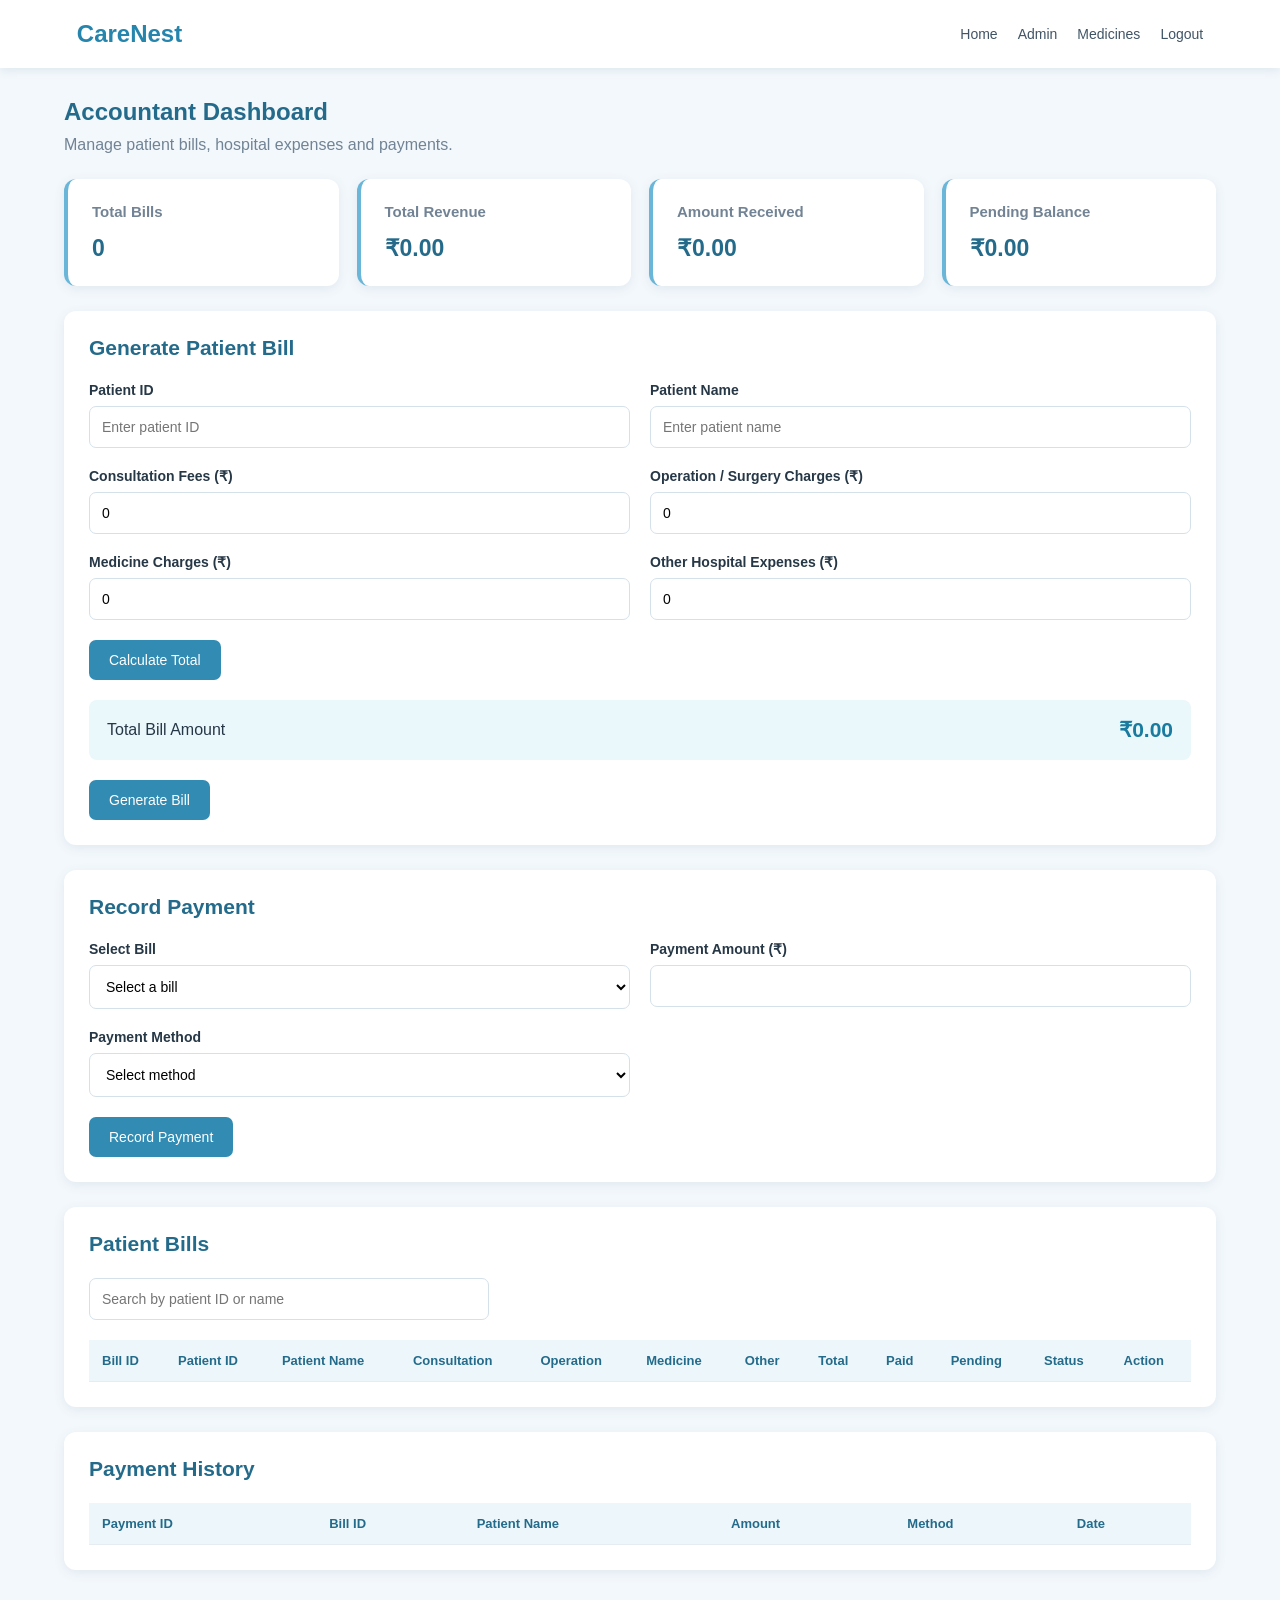
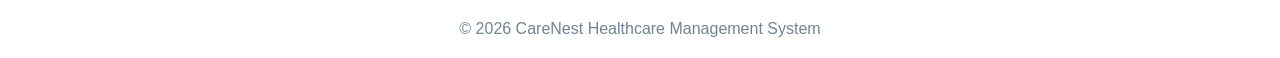
<file: accountant.html>
<!DOCTYPE html>
<html lang="en">
<head>
    <meta charset="UTF-8">
    <meta name="viewport" content="width=device-width, initial-scale=1.0">
    <title>CareNest | Accountant Dashboard</title>
    <link rel="stylesheet" href="accountant.css">
</head>
<body>

    <header>
        <h2>CareNest</h2>
        <nav>
            <a href="index.html">Home</a>
            <a href="admin.html">Admin</a>
            <a href="medicine.html">Medicines</a>
            <a href="login.html" id="logoutBtn">Logout</a>
        </nav>
    </header>

    <main>
        <section class="welcome">
            <h1>Accountant Dashboard</h1>
            <p>Manage patient bills, hospital expenses and payments.</p>
        </section>

        <section class="summary">
            <div class="card">
                <h3>Total Bills</h3>
                <p id="totalBills">0</p>
            </div>

            <div class="card">
                <h3>Total Revenue</h3>
                <p id="totalRevenue">₹0.00</p>
            </div>

            <div class="card">
                <h3>Amount Received</h3>
                <p id="amountReceived">₹0.00</p>
            </div>

            <div class="card">
                <h3>Pending Balance</h3>
                <p id="pendingBalance">₹0.00</p>
            </div>
        </section>

        <section class="panel">
            <h2>Generate Patient Bill</h2>

            <form id="billForm">
                <div class="form-grid">
                    <div>
                        <label>Patient ID</label>
                        <input type="text" id="patientId"
                               placeholder="Enter patient ID" required>
                    </div>

                    <div>
                        <label>Patient Name</label>
                        <input type="text" id="patientName"
                               placeholder="Enter patient name" required>
                    </div>

                    <div>
                        <label>Consultation Fees (₹)</label>
                        <input type="number" id="consultation"
                               min="0" step="0.01" value="0" required>
                    </div>

                    <div>
                        <label>Operation / Surgery Charges (₹)</label>
                        <input type="number" id="operation"
                               min="0" step="0.01" value="0" required>
                    </div>

                    <div>
                        <label>Medicine Charges (₹)</label>
                        <input type="number" id="medicine"
                               min="0" step="0.01" value="0" required>
                    </div>

                    <div>
                        <label>Other Hospital Expenses (₹)</label>
                        <input type="number" id="otherExpenses"
                               min="0" step="0.01" value="0" required>
                    </div>
                </div>

                <button type="button" id="calculateBtn">
                    Calculate Total
                </button>

                <div class="total-box">
                    <span>Total Bill Amount</span>
                    <strong id="billTotal">₹0.00</strong>
                </div>

                <button type="submit">Generate Bill</button>
            </form>
        </section>

        <section class="panel">
            <h2>Record Payment</h2>

            <form id="paymentForm">
                <div class="form-grid">
                    <div>
                        <label>Select Bill</label>
                        <select id="paymentBill" required>
                            <option value="">Select a bill</option>
                        </select>
                    </div>

                    <div>
                        <label>Payment Amount (₹)</label>
                        <input type="number" id="paymentAmount"
                               min="0.01" step="0.01" required>
                    </div>

                    <div>
                        <label>Payment Method</label>
                        <select id="paymentMethod" required>
                            <option value="">Select method</option>
                            <option value="Cash">Cash</option>
                            <option value="UPI">UPI</option>
                            <option value="Card">Card</option>
                            <option value="Bank Transfer">Bank Transfer</option>
                        </select>
                    </div>
                </div>

                <button type="submit">Record Payment</button>
            </form>
        </section>

        <section class="panel">
            <h2>Patient Bills</h2>

            <input type="text" id="searchBill"
                   placeholder="Search by patient ID or name">

            <div class="table-container">
                <table>
                    <thead>
                        <tr>
                            <th>Bill ID</th>
                            <th>Patient ID</th>
                            <th>Patient Name</th>
                            <th>Consultation</th>
                            <th>Operation</th>
                            <th>Medicine</th>
                            <th>Other</th>
                            <th>Total</th>
                            <th>Paid</th>
                            <th>Pending</th>
                            <th>Status</th>
                            <th>Action</th>
                        </tr>
                    </thead>

                    <tbody id="billTable"></tbody>
                </table>
            </div>
        </section>

        <section class="panel">
            <h2>Payment History</h2>

            <div class="table-container">
                <table>
                    <thead>
                        <tr>
                            <th>Payment ID</th>
                            <th>Bill ID</th>
                            <th>Patient Name</th>
                            <th>Amount</th>
                            <th>Method</th>
                            <th>Date</th>
                        </tr>
                    </thead>

                    <tbody id="paymentTable"></tbody>
                </table>
            </div>
        </section>

    </main>

    <footer>
        <p>© 2026 CareNest Healthcare Management System</p>
    </footer>

    <script src="accountant.js"></script>
</body>
</html>
</file>
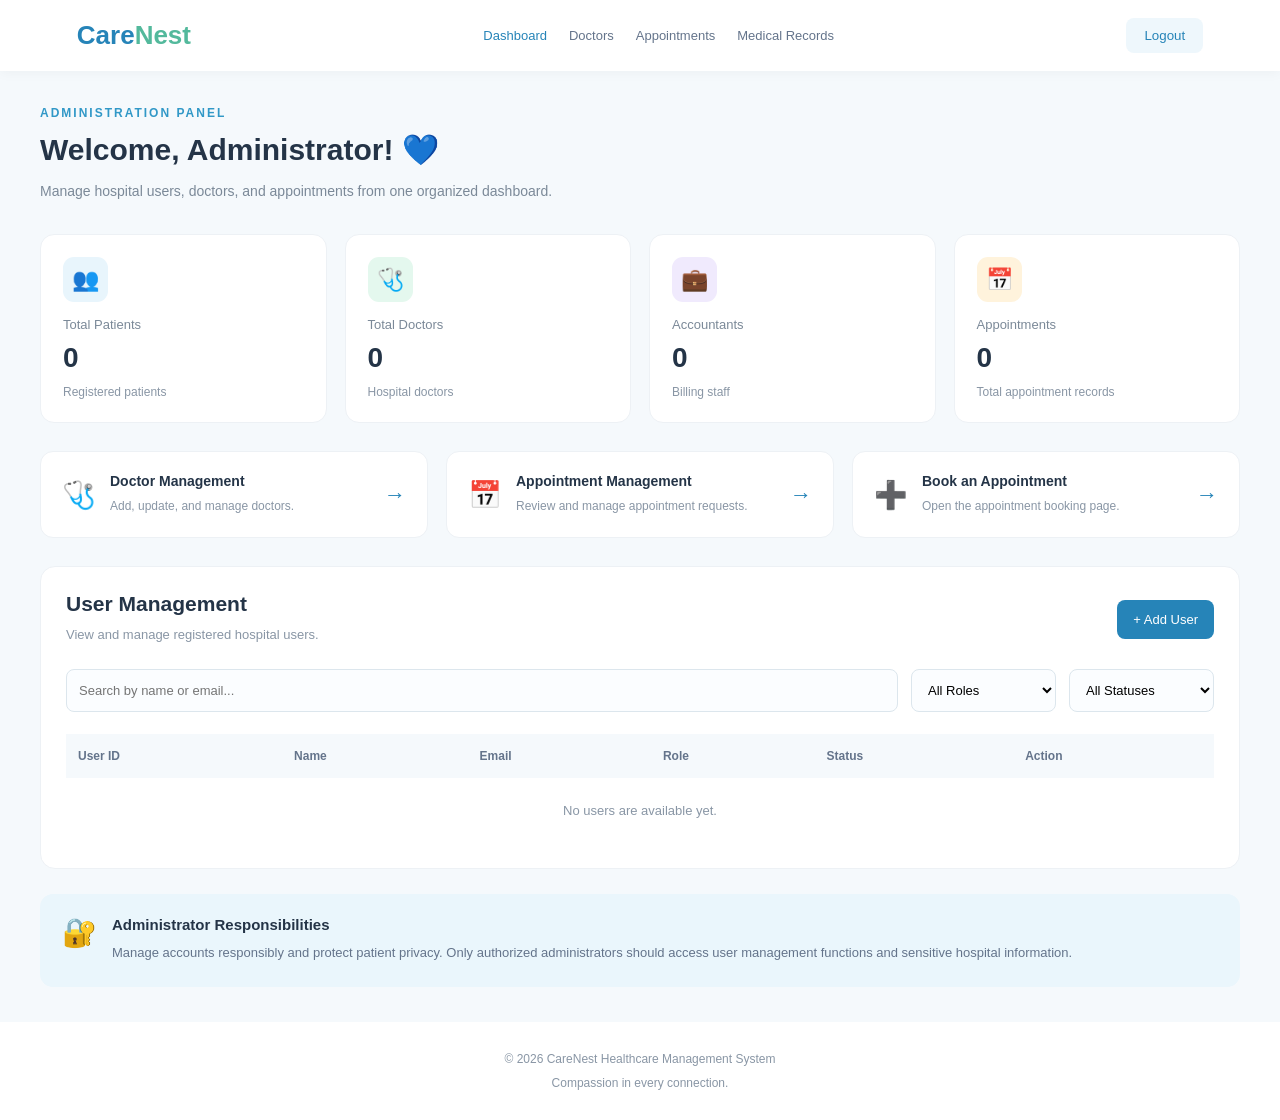
<file: admin.html>
<!DOCTYPE html>
<html lang="en">
<head>
    <meta charset="UTF-8">
    <meta name="viewport" content="width=device-width, initial-scale=1.0">
    <title>Admin Dashboard | CareNest</title>
    <link rel="stylesheet" href="admin.css">
</head>

<body>

    <header class="navbar">
        <a href="index.html" class="logo">Care<span>Nest</span></a>

        <nav>
            <a href="admin.html" class="active">Dashboard</a>
            <a href="doctor-management.html">Doctors</a>
            <a href="appointment-management.html">Appointments</a>
            <a href="medical-records.html">Medical Records</a>
        </nav>

        <button id="logoutBtn" class="logout-btn">Logout</button>
    </header>

    <main class="container">

        <section class="welcome-section">
            <p class="small-heading">ADMINISTRATION PANEL</p>
            <h1>Welcome, Administrator! 💙</h1>
            <p>
                Manage hospital users, doctors, and appointments
                from one organized dashboard.
            </p>
        </section>

        <section class="summary-grid">

            <div class="summary-card">
                <div class="summary-icon blue">👥</div>
                <p>Total Patients</p>
                <h2 id="patientCount">0</h2>
                <span>Registered patients</span>
            </div>

            <div class="summary-card">
                <div class="summary-icon green">🩺</div>
                <p>Total Doctors</p>
                <h2 id="doctorCount">0</h2>
                <span>Hospital doctors</span>
            </div>

            <div class="summary-card">
                <div class="summary-icon purple">💼</div>
                <p>Accountants</p>
                <h2 id="accountantCount">0</h2>
                <span>Billing staff</span>
            </div>

            <div class="summary-card">
                <div class="summary-icon orange">📅</div>
                <p>Appointments</p>
                <h2 id="appointmentCount">0</h2>
                <span>Total appointment records</span>
            </div>

        </section>

        <section class="quick-actions">

            <a href="doctor-management.html" class="action-card">
                <div class="action-icon">🩺</div>
                <div>
                    <h3>Doctor Management</h3>
                    <p>Add, update, and manage doctors.</p>
                </div>
                <span>→</span>
            </a>

            <a href="appointment-management.html" class="action-card">
                <div class="action-icon">📅</div>
                <div>
                    <h3>Appointment Management</h3>
                    <p>Review and manage appointment requests.</p>
                </div>
                <span>→</span>
            </a>

            <a href="appointment.html" class="action-card">
                <div class="action-icon">➕</div>
                <div>
                    <h3>Book an Appointment</h3>
                    <p>Open the appointment booking page.</p>
                </div>
                <span>→</span>
            </a>

        </section>

        <section class="content-card">

            <div class="section-heading">
                <div>
                    <h2>User Management</h2>
                    <p>View and manage registered hospital users.</p>
                </div>

                <button type="button" id="addUserBtn" class="primary-btn">
                    + Add User
                </button>
            </div>

            <div class="filters">

                <input
                    type="text"
                    id="searchInput"
                    placeholder="Search by name or email..."
                    aria-label="Search users"
                >

                <select id="roleFilter" aria-label="Filter users by role">
                    <option value="All">All Roles</option>
                    <option value="Patient">Patient</option>
                    <option value="Doctor">Doctor</option>
                    <option value="Accountant">Accountant</option>
                    <option value="Admin">Admin</option>
                </select>

                <select id="statusFilter" aria-label="Filter users by status">
                    <option value="All">All Statuses</option>
                    <option value="Active">Active</option>
                    <option value="Inactive">Inactive</option>
                </select>

            </div>

            <div class="table-container">

                <table>
                    <thead>
                        <tr>
                            <th>User ID</th>
                            <th>Name</th>
                            <th>Email</th>
                            <th>Role</th>
                            <th>Status</th>
                            <th>Action</th>
                        </tr>
                    </thead>

                    <tbody id="userTable"></tbody>
                </table>

            </div>

            <p id="emptyMessage" class="empty-message">
                No users are available yet.
            </p>

        </section>

        <section class="notice-card">
            <span>🔐</span>

            <div>
                <h3>Administrator Responsibilities</h3>
                <p>
                    Manage accounts responsibly and protect patient privacy.
                    Only authorized administrators should access user management
                    functions and sensitive hospital information.
                </p>
            </div>
        </section>

    </main>

    <footer>
        <p>© 2026 CareNest Healthcare Management System</p>
        <p>Compassion in every connection.</p>
    </footer>

    <script src="admin.js"></script>

</body>
</html>
</file>
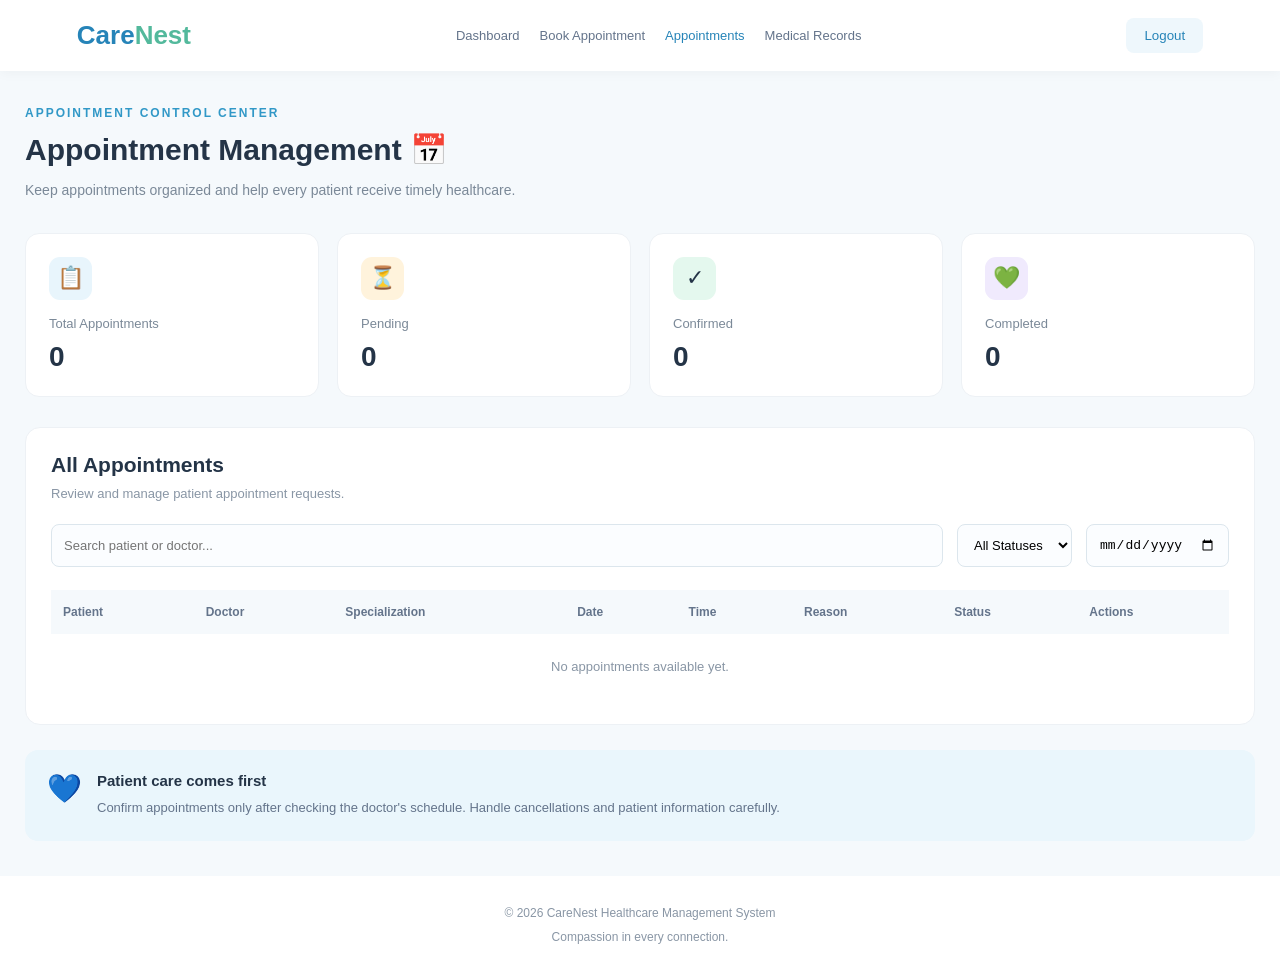
<file: appointment-management.html>
<!DOCTYPE html>
<html lang="en">
<head>
    <meta charset="UTF-8">
    <meta name="viewport" content="width=device-width, initial-scale=1.0">
    <title>Appointment Management | CareNest</title>
    <link rel="stylesheet" href="appointment-management.css">
</head>

<body>

    <header class="navbar">
        <a href="index.html" class="logo">Care<span>Nest</span></a>

        <nav>
            <a href="admin.html">Dashboard</a>
            <a href="appointment.html">Book Appointment</a>
            <a href="appointment-management.html" class="active">Appointments</a>
            <a href="medical-records.html">Medical Records</a>
        </nav>

        <button id="logoutBtn" class="logout-btn">Logout</button>
    </header>

    <main class="container">

        <section class="welcome-section">
            <p class="small-heading">APPOINTMENT CONTROL CENTER</p>
            <h1>Appointment Management 📅</h1>
            <p>
                Keep appointments organized and help every patient receive
                timely healthcare.
            </p>
        </section>

        <section class="summary-grid">

            <div class="summary-card blue">
                <div class="summary-icon">📋</div>
                <p>Total Appointments</p>
                <h2 id="totalCount">0</h2>
            </div>

            <div class="summary-card orange">
                <div class="summary-icon">⏳</div>
                <p>Pending</p>
                <h2 id="pendingCount">0</h2>
            </div>

            <div class="summary-card green">
                <div class="summary-icon">✓</div>
                <p>Confirmed</p>
                <h2 id="confirmedCount">0</h2>
            </div>

            <div class="summary-card purple">
                <div class="summary-icon">💚</div>
                <p>Completed</p>
                <h2 id="completedCount">0</h2>
            </div>

        </section>

        <section class="content-card">

            <div class="section-heading">
                <div>
                    <h2>All Appointments</h2>
                    <p>Review and manage patient appointment requests.</p>
                </div>
            </div>

            <div class="filters">

                <input
                    type="text"
                    id="searchInput"
                    placeholder="Search patient or doctor..."
                    aria-label="Search appointments"
                >

                <select id="statusFilter" aria-label="Filter by status">
                    <option value="All">All Statuses</option>
                    <option value="Pending">Pending</option>
                    <option value="Confirmed">Confirmed</option>
                    <option value="Completed">Completed</option>
                    <option value="Cancelled">Cancelled</option>
                </select>

                <input
                    type="date"
                    id="dateFilter"
                    aria-label="Filter by appointment date"
                >

            </div>

            <div class="table-container">

                <table>
                    <thead>
                        <tr>
                            <th>Patient</th>
                            <th>Doctor</th>
                            <th>Specialization</th>
                            <th>Date</th>
                            <th>Time</th>
                            <th>Reason</th>
                            <th>Status</th>
                            <th>Actions</th>
                        </tr>
                    </thead>

                    <tbody id="appointmentTable"></tbody>
                </table>

            </div>

            <p id="emptyMessage" class="empty-message">
                No appointments available yet.
            </p>

        </section>

        <section class="notice-card">
            <span>💙</span>
            <div>
                <h3>Patient care comes first</h3>
                <p>
                    Confirm appointments only after checking the doctor's
                    schedule. Handle cancellations and patient information
                    carefully.
                </p>
            </div>
        </section>

    </main>

    <footer>
        <p>© 2026 CareNest Healthcare Management System</p>
        <p>Compassion in every connection.</p>
    </footer>

    <script src="appointment-management.js"></script>

</body>
</html>
</file>
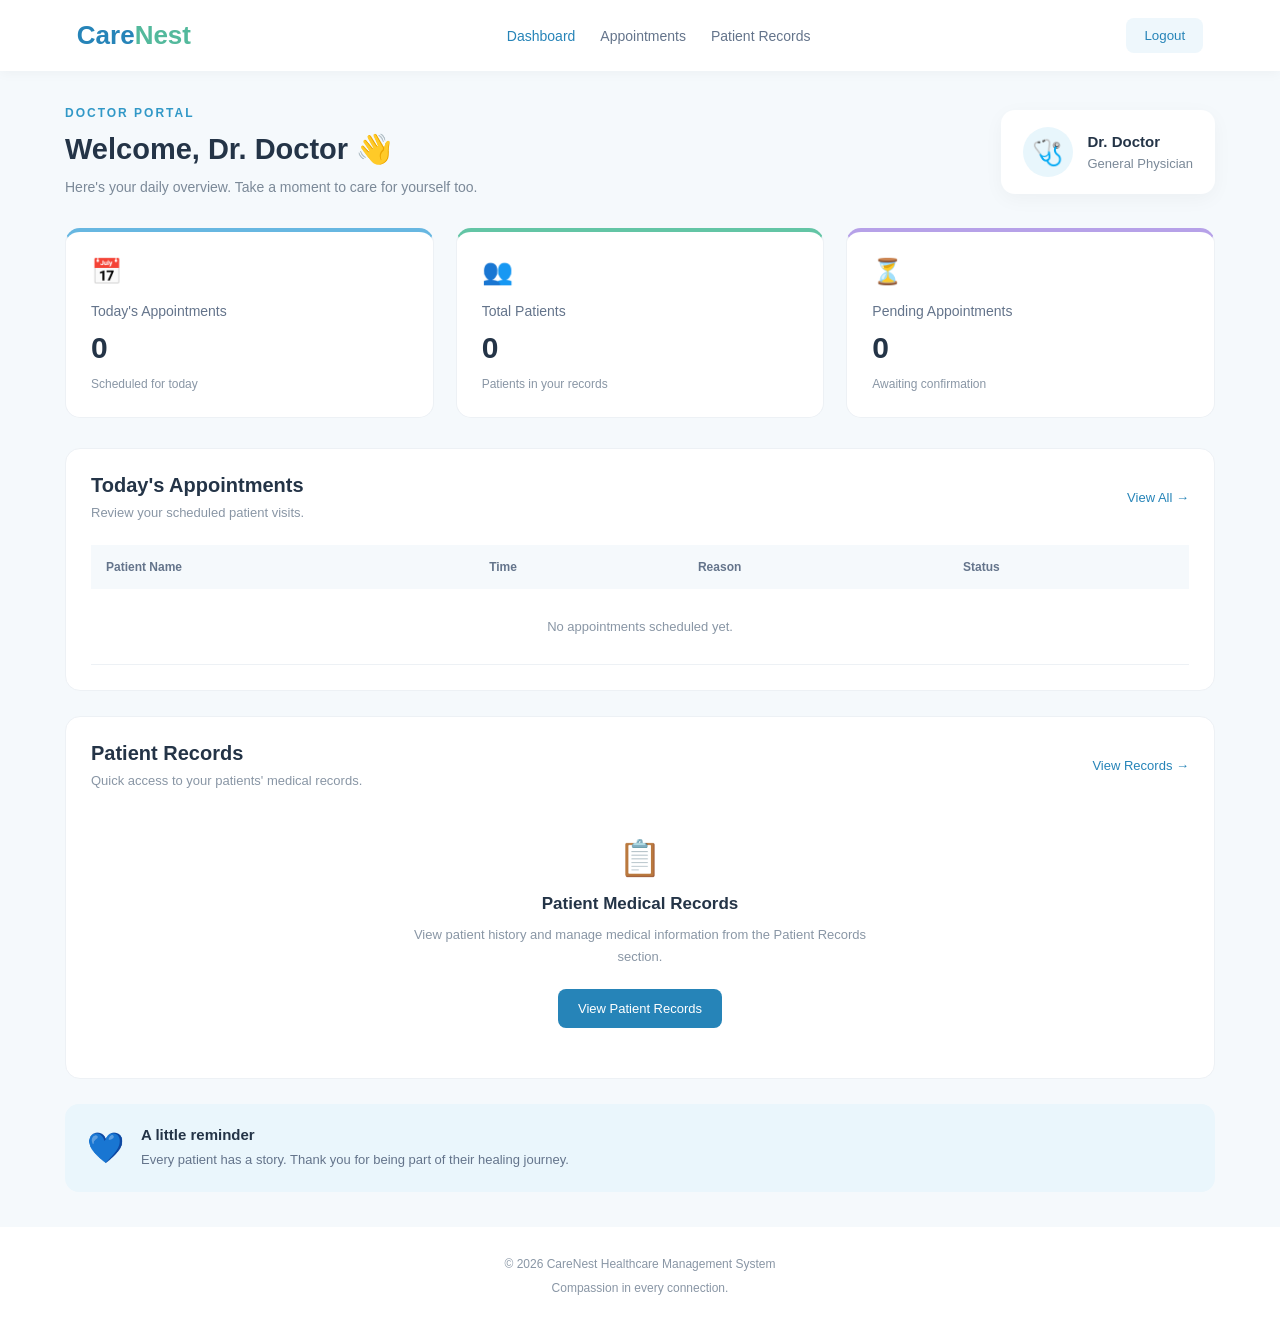
<file: doctor-dashboard.html>
<!DOCTYPE html>
<html lang="en">
<head>
    <meta charset="UTF-8">
    <meta name="viewport" content="width=device-width, initial-scale=1.0">
    <title>Doctor Dashboard | CareNest</title>
    <link rel="stylesheet" href="doctor-dashboard.css">
</head>

<body>

    <header class="navbar">
        <a href="index.html" class="logo">Care<span>Nest</span></a>

        <nav>
            <a href="doctor-dashboard.html" class="active">Dashboard</a>
            <a href="appointment-management.html">Appointments</a>
            <a href="medical-records.html">Patient Records</a>
        </nav>

        <button id="logoutBtn" class="logout-btn">Logout</button>
    </header>

    <main class="container">

        <section class="welcome-section">
            <div>
                <p class="small-heading">DOCTOR PORTAL</p>
                <h1>Welcome, Dr. <span id="doctorName">Doctor</span> 👋</h1>
                <p class="subtitle">
                    Here's your daily overview. Take a moment to care for yourself too.
                </p>
            </div>

            <div class="profile-card">
                <div class="profile-icon">🩺</div>
                <div>
                    <h3>Dr. <span id="profileName">Doctor</span></h3>
                    <p id="specialization">General Physician</p>
                </div>
            </div>
        </section>

        <section class="summary-grid">

            <div class="summary-card blue">
                <div class="card-icon">📅</div>
                <p>Today's Appointments</p>
                <h2 id="todayCount">0</h2>
                <span>Scheduled for today</span>
            </div>

            <div class="summary-card green">
                <div class="card-icon">👥</div>
                <p>Total Patients</p>
                <h2 id="patientCount">0</h2>
                <span>Patients in your records</span>
            </div>

            <div class="summary-card purple">
                <div class="card-icon">⏳</div>
                <p>Pending Appointments</p>
                <h2 id="pendingCount">0</h2>
                <span>Awaiting confirmation</span>
            </div>

        </section>

        <section class="content-card">
            <div class="section-heading">
                <div>
                    <h2>Today's Appointments</h2>
                    <p>Review your scheduled patient visits.</p>
                </div>

                <a href="appointment-management.html" class="view-link">
                    View All →
                </a>
            </div>

            <div class="table-container">
                <table>
                    <thead>
                        <tr>
                            <th>Patient Name</th>
                            <th>Time</th>
                            <th>Reason</th>
                            <th>Status</th>
                        </tr>
                    </thead>

                    <tbody id="appointmentTable"></tbody>
                </table>
            </div>
        </section>

        <section class="content-card">
            <div class="section-heading">
                <div>
                    <h2>Patient Records</h2>
                    <p>Quick access to your patients' medical records.</p>
                </div>

                <a href="medical-records.html" class="view-link">
                    View Records →
                </a>
            </div>

            <div class="records-box">
                <div class="records-icon">📋</div>
                <h3>Patient Medical Records</h3>
                <p>
                    View patient history and manage medical information
                    from the Patient Records section.
                </p>

                <a href="medical-records.html" class="primary-btn">
                    View Patient Records
                </a>
            </div>
        </section>

        <section class="reminder">
            <span>💙</span>
            <div>
                <h3>A little reminder</h3>
                <p>
                    Every patient has a story. Thank you for being part of their healing journey.
                </p>
            </div>
        </section>

    </main>

    <footer>
        <p>© 2026 CareNest Healthcare Management System</p>
        <p>Compassion in every connection.</p>
    </footer>

    <script src="doctor-dashboard.js"></script>

</body>
</html>
</file>
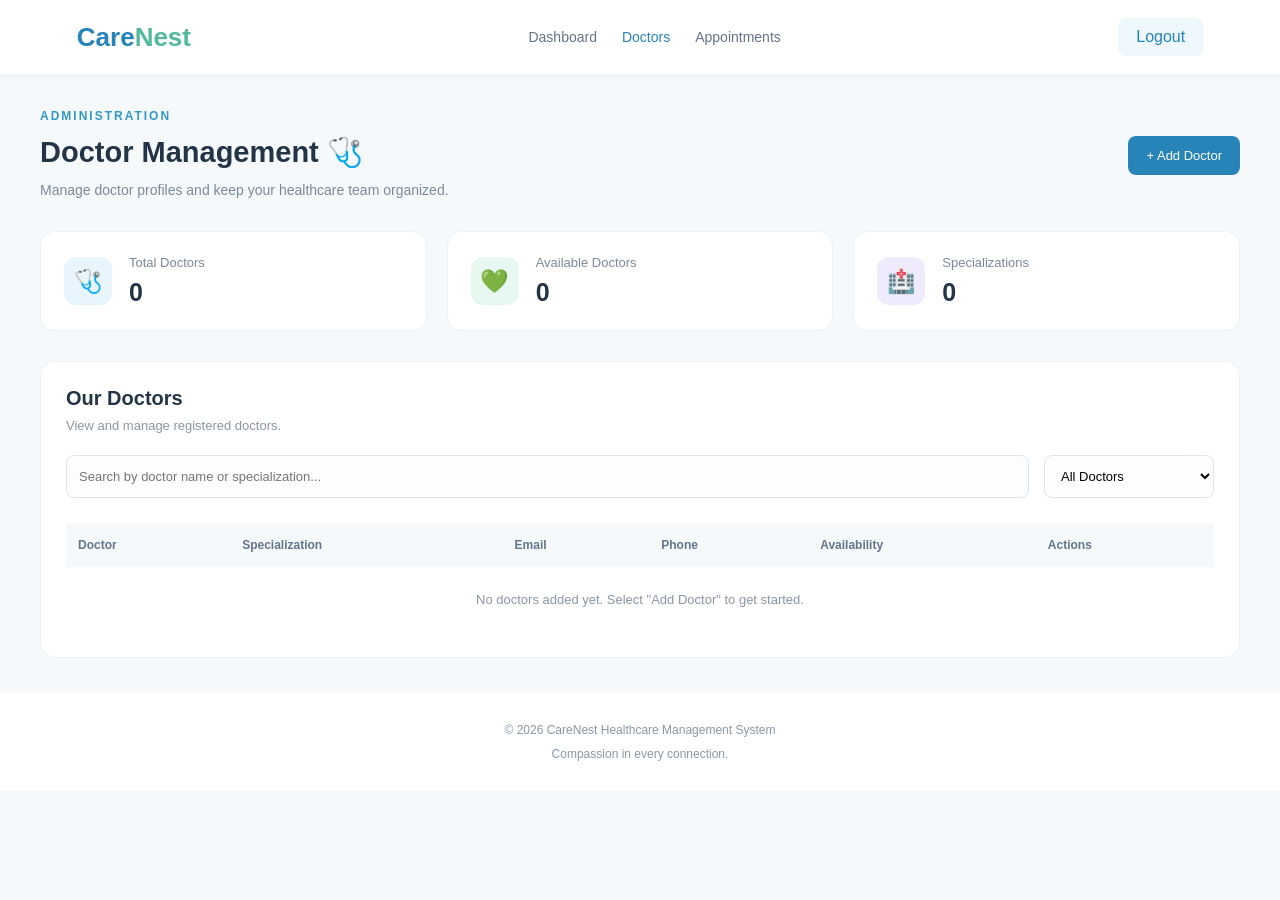
<file: doctor-management.html>
<!DOCTYPE html>
<html lang="en">
<head>
    <meta charset="UTF-8">
    <meta name="viewport" content="width=device-width, initial-scale=1.0">
    <title>Doctor Management | CareNest</title>
    <link rel="stylesheet" href="doctor-management.css">
</head>

<body>

    <header class="navbar">
        <a href="index.html" class="logo">Care<span>Nest</span></a>

        <nav>
            <a href="admin.html">Dashboard</a>
            <a href="doctor-management.html" class="active">Doctors</a>
            <a href="appointment-management.html">Appointments</a>
        </nav>

        <button id="logoutBtn" class="logout-btn">Logout</button>
    </header>

    <main class="container">

        <section class="page-heading">
            <div>
                <p class="small-heading">ADMINISTRATION</p>
                <h1>Doctor Management 🩺</h1>
                <p class="subtitle">
                    Manage doctor profiles and keep your healthcare team organized.
                </p>
            </div>

            <button class="primary-btn" id="addDoctorBtn">
                + Add Doctor
            </button>
        </section>

        <section class="summary-grid">

            <div class="summary-card">
                <div class="summary-icon blue">🩺</div>
                <div>
                    <p>Total Doctors</p>
                    <h2 id="totalDoctors">0</h2>
                </div>
            </div>

            <div class="summary-card">
                <div class="summary-icon green">💚</div>
                <div>
                    <p>Available Doctors</p>
                    <h2 id="availableDoctors">0</h2>
                </div>
            </div>

            <div class="summary-card">
                <div class="summary-icon purple">🏥</div>
                <div>
                    <p>Specializations</p>
                    <h2 id="totalSpecializations">0</h2>
                </div>
            </div>

        </section>

        <section class="content-card">

            <div class="section-heading">
                <div>
                    <h2>Our Doctors</h2>
                    <p>View and manage registered doctors.</p>
                </div>
            </div>

            <div class="search-row">
                <input
                    type="text"
                    id="searchInput"
                    placeholder="Search by doctor name or specialization..."
                    aria-label="Search doctors"
                >

                <select id="availabilityFilter" aria-label="Filter by availability">
                    <option value="All">All Doctors</option>
                    <option value="Available">Available</option>
                    <option value="Unavailable">Unavailable</option>
                </select>
            </div>

            <div class="table-container">
                <table>
                    <thead>
                        <tr>
                            <th>Doctor</th>
                            <th>Specialization</th>
                            <th>Email</th>
                            <th>Phone</th>
                            <th>Availability</th>
                            <th>Actions</th>
                        </tr>
                    </thead>

                    <tbody id="doctorTable"></tbody>
                </table>
            </div>

            <p id="emptyMessage" class="empty-message">
                No doctors added yet. Select "Add Doctor" to get started.
            </p>

        </section>

        <div id="doctorModal" class="modal">

            <div class="modal-content">

                <div class="modal-heading">
                    <div>
                        <h2 id="modalTitle">Add New Doctor</h2>
                        <p>Enter the doctor's professional details.</p>
                    </div>

                    <button type="button" id="closeModalBtn" class="close-btn"
                        aria-label="Close form">&times;</button>
                </div>

                <form id="doctorForm">

                    <input type="hidden" id="doctorId">

                    <label for="doctorName">Full Name</label>
                    <input type="text" id="doctorName"
                        placeholder="e.g. Dr. Aditi Sharma" required>

                    <label for="doctorSpecialization">Specialization</label>
                    <select id="doctorSpecialization" required>
                        <option value="">Select specialization</option>
                        <option>General Physician</option>
                        <option>Cardiologist</option>
                        <option>Dermatologist</option>
                        <option>Neurologist</option>
                        <option>Pediatrician</option>
                        <option>Orthopedic</option>
                        <option>Gynecologist</option>
                        <option>Dentist</option>
                        <option>Ophthalmologist</option>
                        <option>Psychiatrist</option>
                        <option>Other</option>
                    </select>

                    <label for="doctorEmail">Email Address</label>
                    <input type="email" id="doctorEmail"
                        placeholder="doctor@example.com" required>

                    <label for="doctorPhone">Phone Number</label>
                    <input type="tel" id="doctorPhone"
                        placeholder="10-digit phone number"
                        pattern="[0-9]{10}"
                        maxlength="10"
                        inputmode="numeric"
                        required>

                    <label for="doctorAvailability">Availability</label>
                    <select id="doctorAvailability" required>
                        <option value="Available">Available</option>
                        <option value="Unavailable">Unavailable</option>
                    </select>

                    <div class="form-actions">
                        <button type="button" id="cancelBtn" class="cancel-btn">
                            Cancel
                        </button>

                        <button type="submit" class="primary-btn">
                            Save Doctor
                        </button>
                    </div>

                    <p id="formMessage" class="form-message" role="status"></p>

                </form>

            </div>

        </div>

        <div id="deleteModal" class="modal">

            <div class="modal-content delete-content">
                <div class="delete-icon">🗑️</div>

                <h2>Remove Doctor?</h2>

                <p>
                    Are you sure you want to remove this doctor from the list?
                </p>

                <div class="form-actions">
                    <button type="button" id="cancelDeleteBtn" class="cancel-btn">
                        Cancel
                    </button>

                    <button type="button" id="confirmDeleteBtn" class="delete-btn">
                        Remove Doctor
                    </button>
                </div>
            </div>

        </div>

        <p id="pageMessage" class="page-message" role="status"></p>

    </main>

    <footer>
        <p>© 2026 CareNest Healthcare Management System</p>
        <p>Compassion in every connection.</p>
    </footer>

    <script src="doctor-management.js"></script>

</body>
</html>
</file>
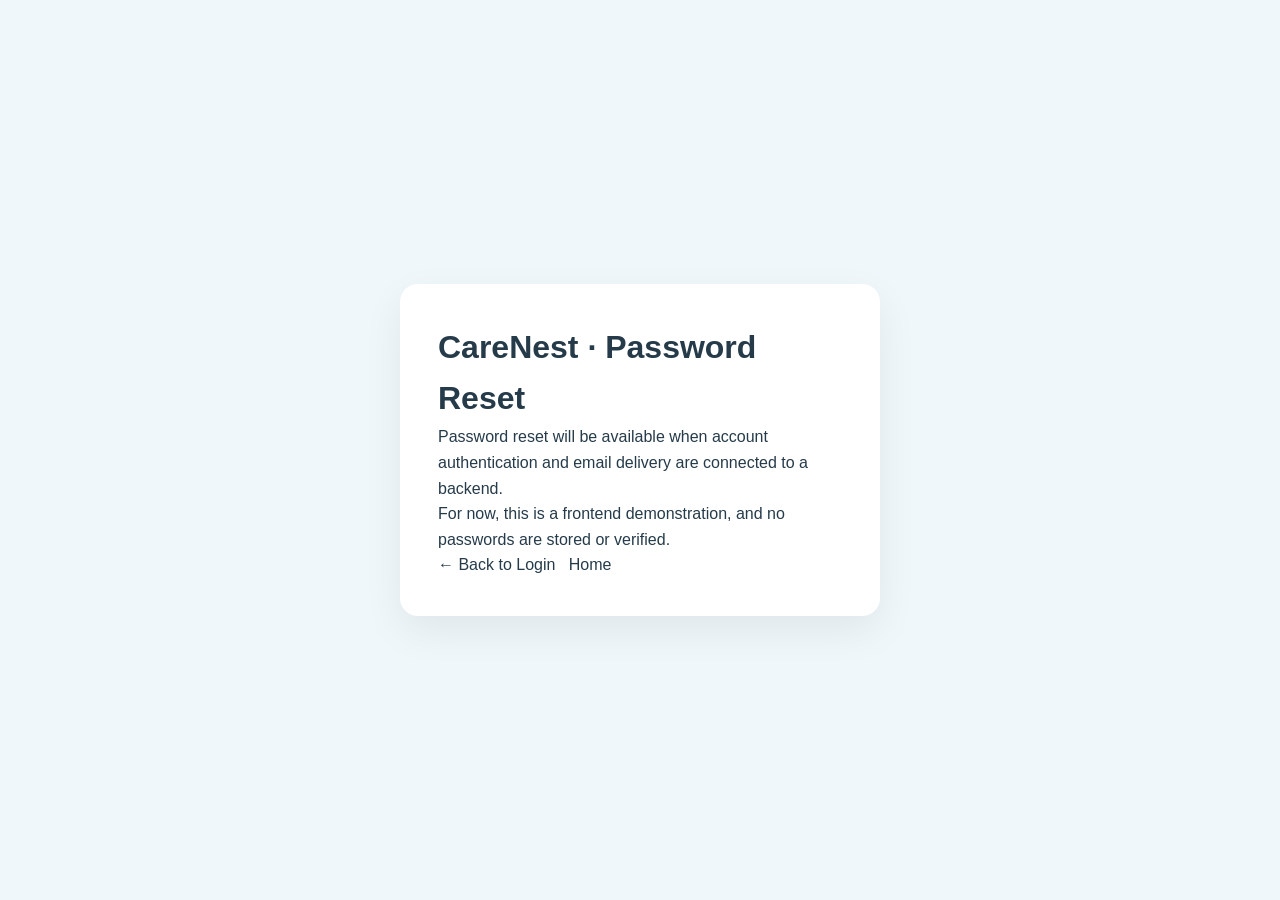
<file: forgot-password.html>
<!DOCTYPE html><html lang="en"><head><meta charset="UTF-8"><meta name="viewport" content="width=device-width, initial-scale=1"><title>Reset Password | CareNest</title><link rel="stylesheet" href="style.css"></head><body style="background:#f0f7fb;min-height:100vh;display:grid;place-items:center;font-family:Arial,sans-serif"><main style="max-width:480px;background:white;padding:38px;border-radius:18px;box-shadow:0 15px 40px #0001"><h1>CareNest · Password Reset</h1><p>Password reset will be available when account authentication and email delivery are connected to a backend.</p><p>For now, this is a frontend demonstration, and no passwords are stored or verified.</p><a href="login.html">← Back to Login</a> &nbsp; <a href="index.html">Home</a></main></body></html>
</file>
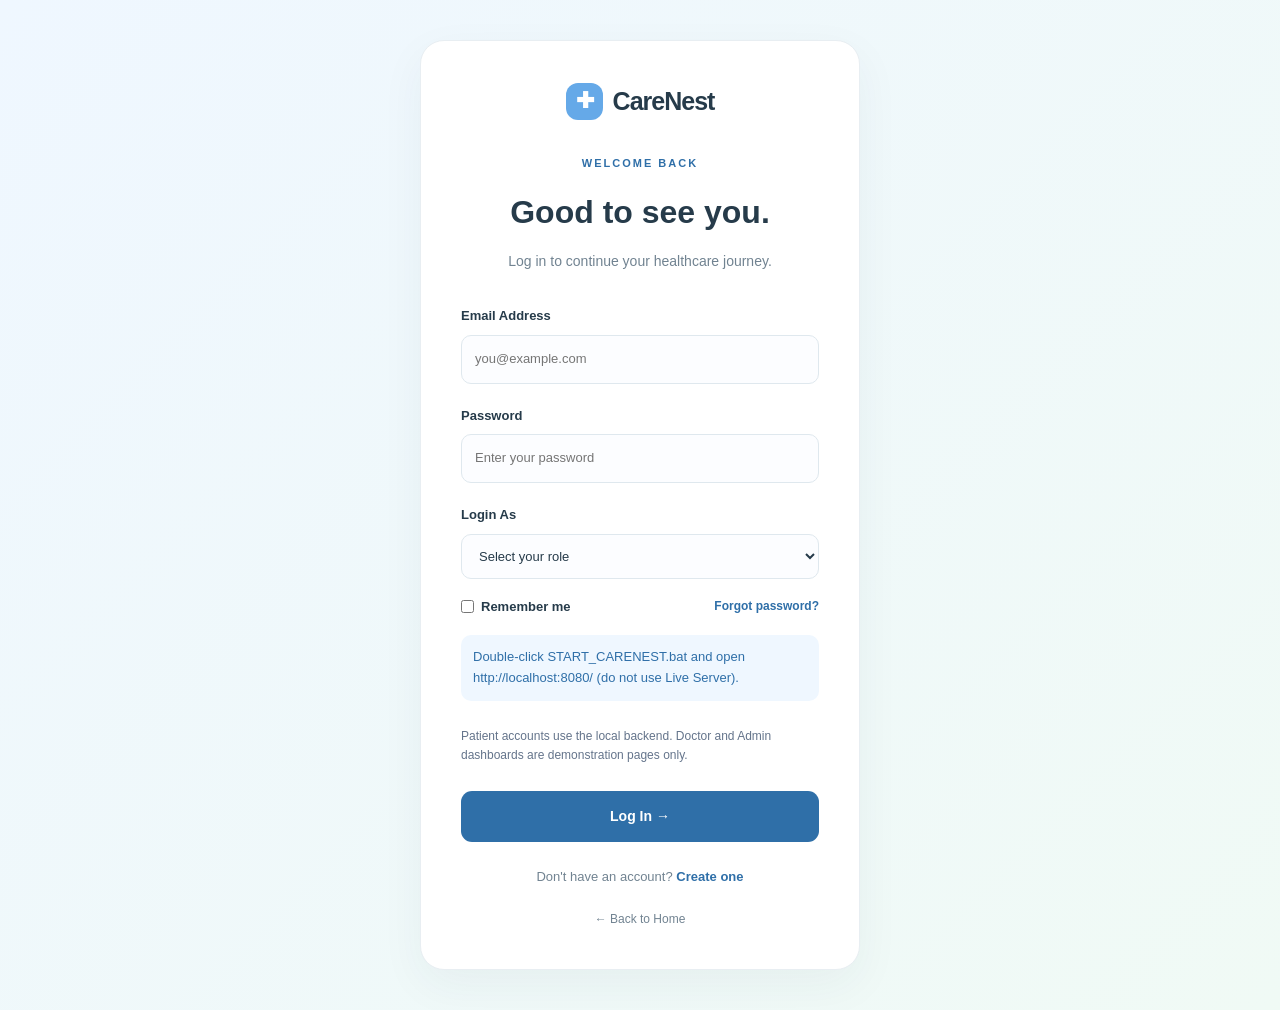
<file: login.html>
<!DOCTYPE html>
<html lang="en">

<head>
    <meta charset="UTF-8">
    <meta name="viewport" content="width=device-width, initial-scale=1.0">

    <title>Login | CareNest</title>

    <link rel="stylesheet" href="style.css">

    <style>
        .login-page {
            min-height: 100vh;
            padding: 40px 20px;
            display: flex;
            align-items: center;
            justify-content: center;
            background: linear-gradient(135deg, #eff7ff, #f0faf5);
        }

        .login-container {
            width: 100%;
            max-width: 440px;
            padding: 40px;
            background: white;
            border: 1px solid #e8eef2;
            border-radius: 24px;
            box-shadow: 0 15px 45px #263b4a0d;
        }

        .login-logo {
            display: flex;
            justify-content: center;
            margin-bottom: 28px;
        }

        .login-heading {
            text-align: center;
            margin-bottom: 30px;
        }

        .login-heading h1 {
            margin: 12px 0;
            font-family: 'Manrope', sans-serif;
            font-size: 32px;
            color: #263b4a;
        }

        .login-heading p {
            color: #718391;
            font-size: 14px;
        }

        .login-form {
            display: flex;
            flex-direction: column;
            gap: 18px;
        }

        .login-form label {
            font-size: 13px;
            font-weight: 700;
            color: #263b4a;
        }

        .login-form input,
        .login-form select {
            width: 100%;
            margin-top: 7px;
            padding: 13px;
            border: 1px solid #dfe8ee;
            border-radius: 10px;
            background: #fcfdff;
            color: #263b4a;
            font: inherit;
            font-size: 13px;
            outline: none;
        }

        .login-form input:focus,
        .login-form select:focus {
            border-color: #65a9e8;
            box-shadow: 0 0 0 3px #65a9e81a;
        }

        .login-options {
            display: flex;
            justify-content: space-between;
            align-items: center;
            gap: 10px;
            font-size: 12px;
        }

        .remember-option {
            display: flex;
            align-items: center;
            gap: 7px;
            color: #718391;
        }

        .remember-option input {
            width: auto;
            margin: 0;
            accent-color: #2f6fa8;
        }

        .forgot-password {
            color: #2f6fa8;
            font-weight: 600;
        }

        .login-submit {
            width: 100%;
            padding: 14px;
            border: none;
            border-radius: 11px;
            background: #2f6fa8;
            color: white;
            font-size: 14px;
            font-weight: 700;
            cursor: pointer;
        }

        .login-submit:hover {
            background: #245982;
        }

        .login-message {
            display: none;
            padding: 12px;
            border-radius: 10px;
            background: #eff7ff;
            color: #2f6fa8;
            font-size: 13px;
            line-height: 1.6;
        }

        .login-footer {
            margin-top: 25px;
            text-align: center;
            color: #718391;
            font-size: 13px;
        }

        .login-footer a {
            color: #2f6fa8;
            font-weight: 700;
        }

        .back-home {
            display: block;
            margin-top: 22px;
            text-align: center;
            color: #718391;
            font-size: 12px;
        }

        @media (max-width: 480px) {
            .login-container {
                padding: 28px 22px;
            }

            .login-heading h1 {
                font-size: 28px;
            }
        }
    </style>
</head>

<body>

    <section class="login-page">

        <div class="login-container">

            <div class="login-logo">
                <a href="index.html" class="logo">
                    <span class="logo-icon">✚</span>
                    CareNest
                </a>
            </div>

            <div class="login-heading">

                <span class="eyebrow">WELCOME BACK</span>

                <h1>Good to see you.</h1>

                <p>Log in to continue your healthcare journey.</p>

            </div>

            <form class="login-form" id="loginForm">

                <div>
                    <label for="email">Email Address</label>
                    <input
                        type="email"
                        id="email"
                        name="email"
                        placeholder="you@example.com"
                        autocomplete="username"
                        required
                    >
                </div>

                <div>
                    <label for="password">Password</label>
                    <input
                        type="password"
                        id="password"
                        name="password"
                        placeholder="Enter your password"
                        autocomplete="current-password"
                        required
                    >
                </div>

                <div>
                    <label for="role">Login As</label>
                    <select id="role" name="role" required>
                        <option value="">Select your role</option>
                        <option value="patient">Patient</option>
                        <option value="doctor">Doctor</option>
                        <option value="accountant">Accountant</option>
                        <option value="admin">Admin</option>
                    </select>
                </div>

                <div class="login-options">

                    <label class="remember-option">
                        <input type="checkbox" id="rememberMe">
                        Remember me
                    </label>

                    <a href="forgot-password.html" class="forgot-password">
                        Forgot password?
                    </a>

                </div>

                <div class="login-message" id="loginMessage"
                     role="status" aria-live="polite"></div>

                <p style="font-size:12px;color:#64748b;margin:8px 0;">Patient accounts use the local backend. Doctor and Admin dashboards are demonstration pages only.</p>
                <button type="submit" class="login-submit">
                    Log In →
                </button>

            </form>

            <div class="login-footer">
                Don't have an account?
                <a href="register.html">Create one</a>
            </div>

            <a href="index.html" class="back-home">
                ← Back to Home
            </a>

        </div>

    </section>

    <script src="login.js"></script>

</body>

</html>
</file>
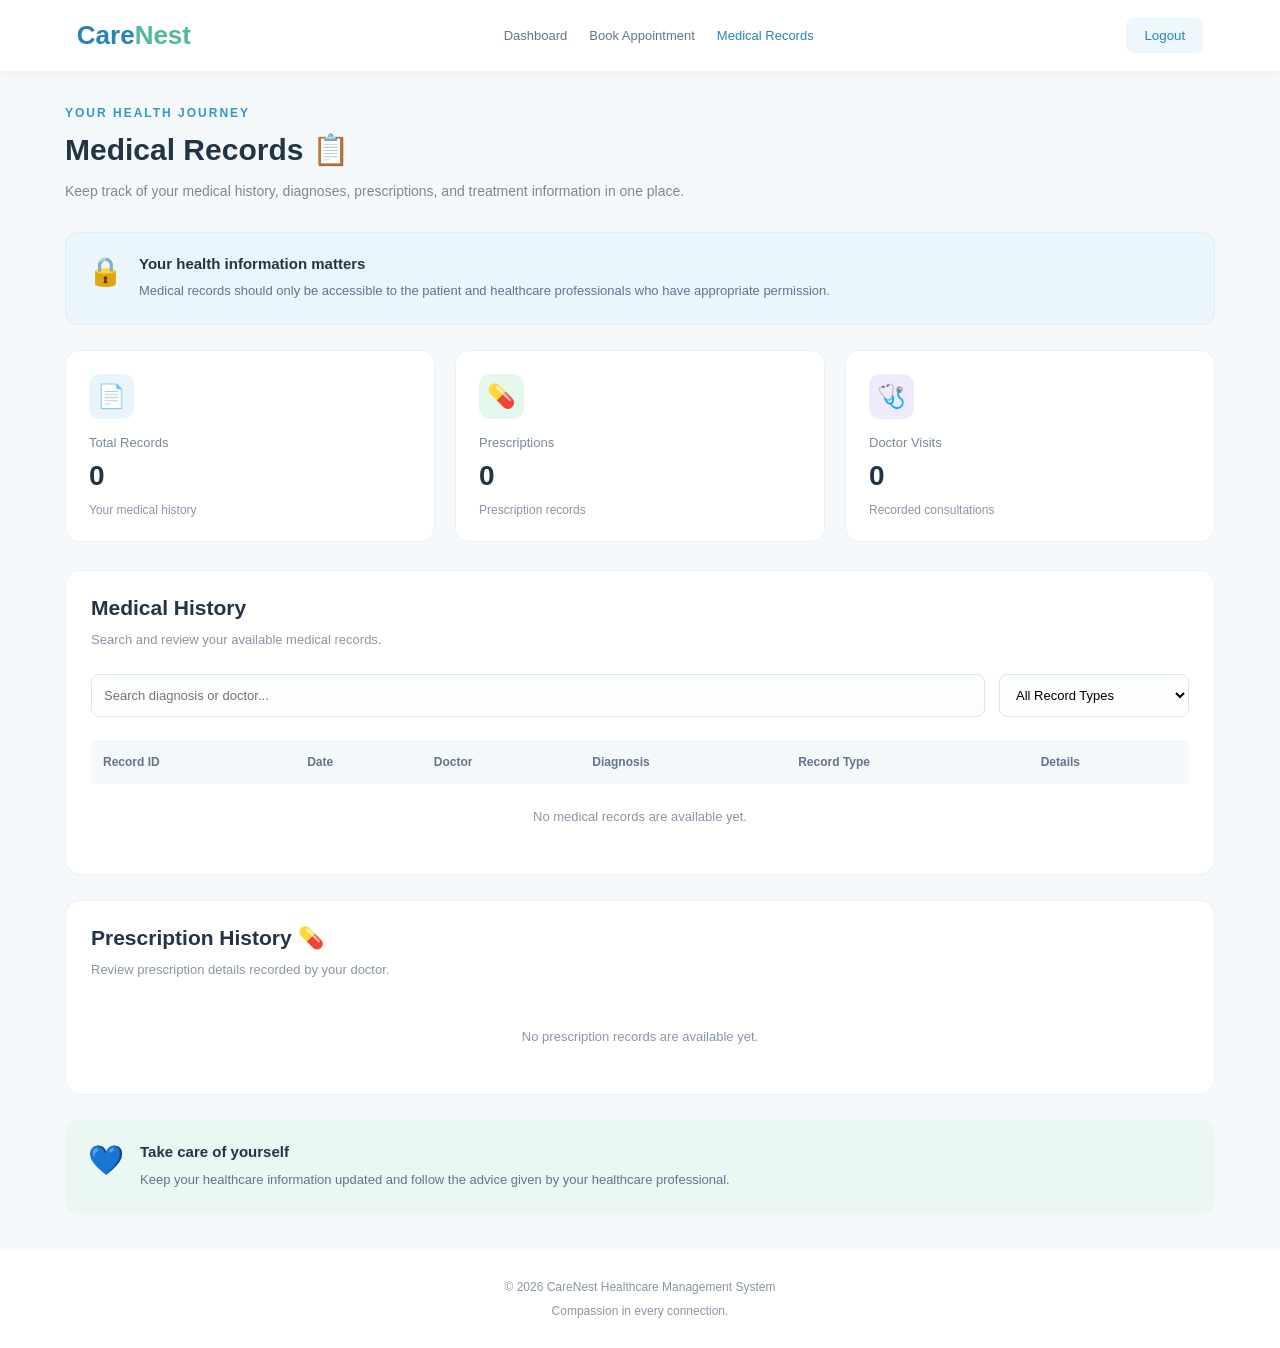
<file: medical-records.html>
<!DOCTYPE html>
<html lang="en">
<head>
    <meta charset="UTF-8">
    <meta name="viewport" content="width=device-width, initial-scale=1.0">
    <title>Medical Records | CareNest</title>
    <link rel="stylesheet" href="medical-records.css">
</head>

<body>

    <header class="navbar">
        <a href="index.html" class="logo">Care<span>Nest</span></a>

        <nav>
            <a href="patient-dashboard.html">Dashboard</a>
            <a href="appointment.html">Book Appointment</a>
            <a href="medical-records.html" class="active">Medical Records</a>
        </nav>

        <button id="logoutBtn" class="logout-btn">Logout</button>
    </header>

    <main class="container">

        <section class="welcome-section">
            <p class="small-heading">YOUR HEALTH JOURNEY</p>
            <h1>Medical Records 📋</h1>
            <p>
                Keep track of your medical history, diagnoses, prescriptions,
                and treatment information in one place.
            </p>
        </section>

        <section class="privacy-banner">
            <div class="privacy-icon">🔒</div>
            <div>
                <h3>Your health information matters</h3>
                <p>
                    Medical records should only be accessible to the patient
                    and healthcare professionals who have appropriate permission.
                </p>
            </div>
        </section>

        <section class="summary-grid">

            <div class="summary-card blue">
                <div class="summary-icon">📄</div>
                <p>Total Records</p>
                <h2 id="totalRecords">0</h2>
                <span>Your medical history</span>
            </div>

            <div class="summary-card green">
                <div class="summary-icon">💊</div>
                <p>Prescriptions</p>
                <h2 id="prescriptionCount">0</h2>
                <span>Prescription records</span>
            </div>

            <div class="summary-card purple">
                <div class="summary-icon">🩺</div>
                <p>Doctor Visits</p>
                <h2 id="visitCount">0</h2>
                <span>Recorded consultations</span>
            </div>

        </section>

        <section class="content-card">

            <div class="section-heading">
                <div>
                    <h2>Medical History</h2>
                    <p>Search and review your available medical records.</p>
                </div>
            </div>

            <div class="filters">

                <input
                    type="text"
                    id="searchInput"
                    placeholder="Search diagnosis or doctor..."
                    aria-label="Search medical records"
                >

                <select id="recordTypeFilter" aria-label="Filter medical records">
                    <option value="All">All Record Types</option>
                    <option value="Consultation">Consultation</option>
                    <option value="Prescription">Prescription</option>
                    <option value="Test Report">Test Report</option>
                    <option value="Follow-up">Follow-up</option>
                </select>

            </div>

            <div class="table-container">
                <table>
                    <thead>
                        <tr>
                            <th>Record ID</th>
                            <th>Date</th>
                            <th>Doctor</th>
                            <th>Diagnosis</th>
                            <th>Record Type</th>
                            <th>Details</th>
                        </tr>
                    </thead>

                    <tbody id="recordsTable"></tbody>
                </table>
            </div>

            <p id="emptyMessage" class="empty-message">
                No medical records are available yet.
            </p>

        </section>

        <section class="content-card prescription-section">

            <div class="section-heading">
                <div>
                    <h2>Prescription History 💊</h2>
                    <p>Review prescription details recorded by your doctor.</p>
                </div>
            </div>

            <div id="prescriptionList" class="prescription-list"></div>

            <p id="prescriptionEmpty" class="empty-message">
                No prescription records are available yet.
            </p>

        </section>

        <section class="reminder-card">
            <div class="reminder-icon">💙</div>

            <div>
                <h3>Take care of yourself</h3>
                <p>
                    Keep your healthcare information updated and follow
                    the advice given by your healthcare professional.
                </p>
            </div>
        </section>

    </main>

    <footer>
        <p>© 2026 CareNest Healthcare Management System</p>
        <p>Compassion in every connection.</p>
    </footer>

    <script src="medical-records.js"></script>

</body>
</html>
</file>
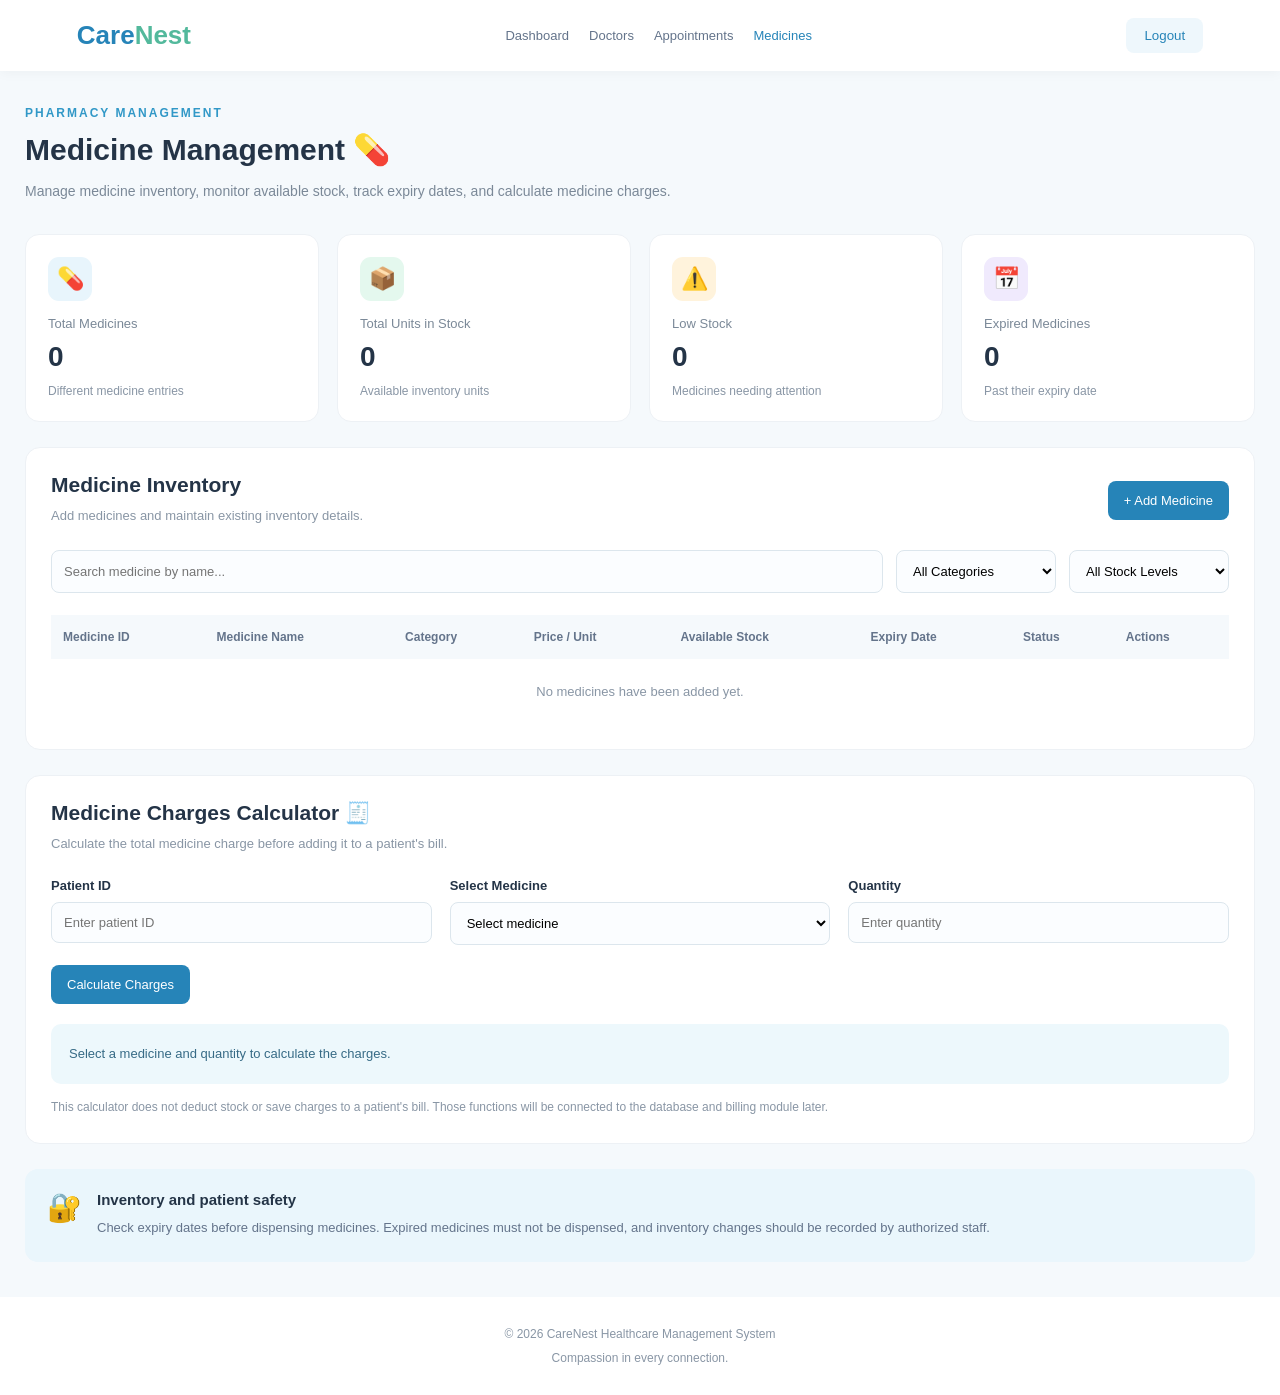
<file: medicine.html>
<!DOCTYPE html>
<html lang="en">
<head>
    <meta charset="UTF-8">
    <meta name="viewport" content="width=device-width, initial-scale=1.0">
    <title>Medicine Management | CareNest</title>
    <link rel="stylesheet" href="medicine.css">
</head>

<body>

    <header class="navbar">
        <a href="index.html" class="logo">Care<span>Nest</span></a>

        <nav>
            <a href="admin.html">Dashboard</a>
            <a href="doctor-management.html">Doctors</a>
            <a href="appointment-management.html">Appointments</a>
            <a href="medicine.html" class="active">Medicines</a>
        </nav>

        <button id="logoutBtn" class="logout-btn">Logout</button>
    </header>

    <main class="container">

        <section class="welcome-section">
            <p class="small-heading">PHARMACY MANAGEMENT</p>
            <h1>Medicine Management 💊</h1>
            <p>
                Manage medicine inventory, monitor available stock,
                track expiry dates, and calculate medicine charges.
            </p>
        </section>

        <section class="summary-grid">

            <div class="summary-card">
                <div class="summary-icon blue">💊</div>
                <p>Total Medicines</p>
                <h2 id="totalMedicines">0</h2>
                <span>Different medicine entries</span>
            </div>

            <div class="summary-card">
                <div class="summary-icon green">📦</div>
                <p>Total Units in Stock</p>
                <h2 id="totalStock">0</h2>
                <span>Available inventory units</span>
            </div>

            <div class="summary-card">
                <div class="summary-icon orange">⚠️</div>
                <p>Low Stock</p>
                <h2 id="lowStockCount">0</h2>
                <span>Medicines needing attention</span>
            </div>

            <div class="summary-card">
                <div class="summary-icon purple">📅</div>
                <p>Expired Medicines</p>
                <h2 id="expiredCount">0</h2>
                <span>Past their expiry date</span>
            </div>

        </section>

        <section class="alert-section" id="alertSection">
            <h3>⚠️ Inventory Alerts</h3>
            <div id="alertList"></div>
        </section>

        <section class="content-card">

            <div class="section-heading">
                <div>
                    <h2>Medicine Inventory</h2>
                    <p>Add medicines and maintain existing inventory details.</p>
                </div>

                <button type="button" id="addMedicineBtn" class="primary-btn">
                    + Add Medicine
                </button>
            </div>

            <div class="filters">

                <input
                    type="text"
                    id="searchInput"
                    placeholder="Search medicine by name..."
                    aria-label="Search medicines"
                >

                <select id="categoryFilter" aria-label="Filter by category">
                    <option value="All">All Categories</option>
                    <option value="Tablet">Tablet</option>
                    <option value="Capsule">Capsule</option>
                    <option value="Syrup">Syrup</option>
                    <option value="Injection">Injection</option>
                    <option value="Ointment">Ointment</option>
                    <option value="Other">Other</option>
                </select>

                <select id="stockFilter" aria-label="Filter by stock">
                    <option value="All">All Stock Levels</option>
                    <option value="Low">Low Stock</option>
                    <option value="Available">Available Stock</option>
                    <option value="Expired">Expired</option>
                </select>

            </div>

            <div class="table-container">

                <table>
                    <thead>
                        <tr>
                            <th>Medicine ID</th>
                            <th>Medicine Name</th>
                            <th>Category</th>
                            <th>Price / Unit</th>
                            <th>Available Stock</th>
                            <th>Expiry Date</th>
                            <th>Status</th>
                            <th>Actions</th>
                        </tr>
                    </thead>

                    <tbody id="medicineTable"></tbody>
                </table>

            </div>

            <p id="emptyMessage" class="empty-message">
                No medicines have been added yet.
            </p>

        </section>

        <section class="content-card billing-card">

            <div class="section-heading">
                <div>
                    <h2>Medicine Charges Calculator 🧾</h2>
                    <p>
                        Calculate the total medicine charge before adding
                        it to a patient's bill.
                    </p>
                </div>
            </div>

            <form id="billingForm">

                <div class="billing-grid">

                    <div class="form-group">
                        <label for="patientId">Patient ID</label>
                        <input
                            type="text"
                            id="patientId"
                            placeholder="Enter patient ID"
                            required
                        >
                    </div>

                    <div class="form-group">
                        <label for="billingMedicine">Select Medicine</label>
                        <select id="billingMedicine" required>
                            <option value="">Select medicine</option>
                        </select>
                    </div>

                    <div class="form-group">
                        <label for="medicineQuantity">Quantity</label>
                        <input
                            type="number"
                            id="medicineQuantity"
                            min="1"
                            step="1"
                            placeholder="Enter quantity"
                            required
                        >
                    </div>

                </div>

                <button type="submit" class="primary-btn">
                    Calculate Charges
                </button>

            </form>

            <div id="billingResult" class="billing-result" aria-live="polite">
                <p>Select a medicine and quantity to calculate the charges.</p>
            </div>

            <p class="billing-note">
                This calculator does not deduct stock or save charges to a
                patient's bill. Those functions will be connected to the
                database and billing module later.
            </p>

        </section>

        <section class="notice-card">
            <span>🔐</span>
            <div>
                <h3>Inventory and patient safety</h3>
                <p>
                    Check expiry dates before dispensing medicines.
                    Expired medicines must not be dispensed, and inventory
                    changes should be recorded by authorized staff.
                </p>
            </div>
        </section>

    </main>

    <footer>
        <p>© 2026 CareNest Healthcare Management System</p>
        <p>Compassion in every connection.</p>
    </footer>

    <script src="medicine.js"></script>

</body>
</html>
</file>
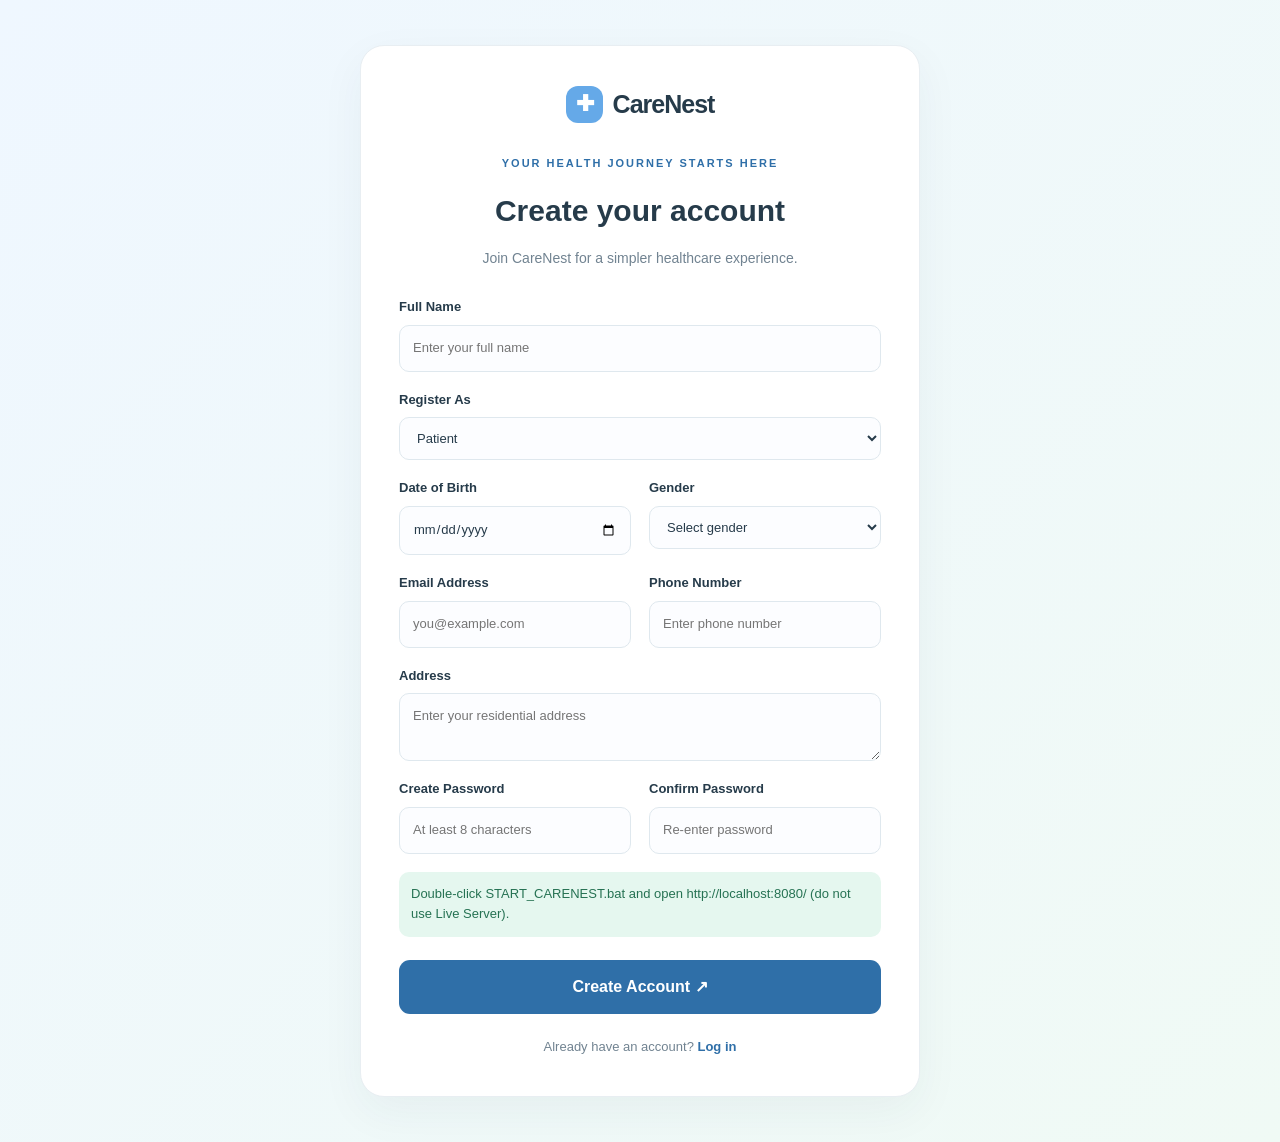
<file: register.html>
<!DOCTYPE html>
<html lang="en">

<head>
    <meta charset="UTF-8">
    <meta name="viewport" content="width=device-width, initial-scale=1.0">

    <title>Patient Registration | CareNest</title>

    <link rel="stylesheet" href="style.css">

    <style>
        .register-page {
            min-height: 100vh;
            padding: 45px 20px;
            display: flex;
            align-items: center;
            justify-content: center;
            background: linear-gradient(135deg, #eff7ff, #f0faf5);
        }

        .register-container {
            width: 100%;
            max-width: 560px;
            padding: 38px;
            background: white;
            border: 1px solid #e8eef2;
            border-radius: 24px;
            box-shadow: 0 15px 45px #263b4a0d;
        }

        .register-logo {
            display: flex;
            justify-content: center;
            margin-bottom: 25px;
        }

        .register-heading {
            text-align: center;
            margin-bottom: 28px;
        }

        .register-heading h1 {
            margin: 12px 0;
            font-family: 'Manrope', sans-serif;
            font-size: 30px;
            color: #263b4a;
        }

        .register-heading p {
            color: #718391;
            font-size: 14px;
        }

        .register-form {
            display: grid;
            grid-template-columns: 1fr 1fr;
            gap: 18px;
        }

        .form-group {
            display: flex;
            flex-direction: column;
            gap: 7px;
        }

        .form-group.full-width {
            grid-column: 1 / -1;
        }

        .form-group label {
            font-size: 13px;
            font-weight: 700;
            color: #263b4a;
        }

        .form-group input,
        .form-group select,
        .form-group textarea {
            width: 100%;
            padding: 12px 13px;
            border: 1px solid #dfe8ee;
            border-radius: 10px;
            background: #fcfdff;
            color: #263b4a;
            font: inherit;
            font-size: 13px;
            outline: none;
        }

        .form-group input:focus,
        .form-group select:focus,
        .form-group textarea:focus {
            border-color: #65a9e8;
            box-shadow: 0 0 0 3px #65a9e81a;
        }

        .register-submit {
            grid-column: 1 / -1;
            width: 100%;
            margin-top: 5px;
            padding: 14px;
            border: none;
            border-radius: 11px;
            background: #2f6fa8;
            color: white;
            font-weight: 700;
            cursor: pointer;
        }

        .register-submit:hover {
            background: #245982;
        }

        .register-footer {
            margin-top: 23px;
            text-align: center;
            color: #718391;
            font-size: 13px;
        }

        .register-footer a {
            color: #2f6fa8;
            font-weight: 700;
        }

        .register-message {
            grid-column: 1 / -1;
            display: none;
            padding: 12px;
            border-radius: 10px;
            background: #e5f7ef;
            color: #267253;
            font-size: 13px;
        }

        @media (max-width: 520px) {
            .register-container {
                padding: 25px 20px;
            }

            .register-form {
                grid-template-columns: 1fr;
            }

            .form-group.full-width,
            .register-submit,
            .register-message {
                grid-column: auto;
            }
        }
    </style>
</head>

<body>

    <section class="register-page">

        <div class="register-container">

            <div class="register-logo">
                <a href="index.html" class="logo">
                    <span class="logo-icon">✚</span>
                    CareNest
                </a>
            </div>

            <div class="register-heading">

                <span class="eyebrow">YOUR HEALTH JOURNEY STARTS HERE</span>

                <h1>Create your account</h1>

                <p>Join CareNest for a simpler healthcare experience.</p>

            </div>

            <form class="register-form" id="registerForm">

                <div class="form-group full-width">
                    <label for="fullName">Full Name</label>
                    <input
                        type="text"
                        id="fullName"
                        name="fullName"
                        placeholder="Enter your full name"
                        autocomplete="name"
                        required
                    >
                </div>

                <div class="form-group full-width">
                    <label for="role">Register As</label>
                    <select id="role" name="role" required>
                        <option value="patient">Patient</option>
                        <option value="doctor">Doctor</option>
                        <option value="admin">Admin</option>
                        <option value="accountant">Accountant</option>
                    </select>
                </div>
                <div class="form-group">
                    <label for="dob">Date of Birth</label>
                    <input
                        type="date"
                        id="dob"
                        name="dob"
                        autocomplete="bday"
                        required
                    >
                </div>

                <div class="form-group">
                    <label for="gender">Gender</label>
                    <select id="gender" name="gender" required>
                        <option value="">Select gender</option>
                        <option value="Female">Female</option>
                        <option value="Male">Male</option>
                        <option value="Other">Other</option>
                        <option value="Prefer not to say">Prefer not to say</option>
                    </select>
                </div>

                <div class="form-group">
                    <label for="email">Email Address</label>
                    <input
                        type="email"
                        id="email"
                        name="email"
                        placeholder="you@example.com"
                        autocomplete="email"
                        required
                    >
                </div>

                <div class="form-group">
                    <label for="phone">Phone Number</label>
                    <input
                        type="tel"
                        id="phone"
                        name="phone"
                        placeholder="Enter phone number"
                        autocomplete="tel"
                        pattern="[0-9]{10}"
                        maxlength="10"
                        title="Enter a 10-digit phone number"
                        required
                    >
                </div>

                <div class="form-group full-width">
                    <label for="address">Address</label>
                    <textarea
                        id="address"
                        name="address"
                        rows="2"
                        placeholder="Enter your residential address"
                        autocomplete="street-address"
                        required
                    ></textarea>
                </div>

                <div class="form-group">
                    <label for="password">Create Password</label>
                    <input
                        type="password"
                        id="password"
                        name="password"
                        placeholder="At least 8 characters"
                        minlength="8"
                        autocomplete="new-password"
                        required
                    >
                </div>

                <div class="form-group">
                    <label for="confirmPassword">Confirm Password</label>
                    <input
                        type="password"
                        id="confirmPassword"
                        name="confirmPassword"
                        placeholder="Re-enter password"
                        minlength="8"
                        autocomplete="new-password"
                        required
                    >
                </div>

                <div class="register-message" id="registerMessage"
                     role="status" aria-live="polite"></div>

                <button type="submit" class="register-submit">
                    Create Account ↗
                </button>

            </form>

            <div class="register-footer">
                Already have an account?
                <a href="login.html">Log in</a>
            </div>

        </div>

    </section>

    <script src="register.js"></script>

</body>
</html>
</file>
<file: accountant.css>
* {
    margin: 0;
    padding: 0;
    box-sizing: border-box;
}

body {
    font-family: Arial, sans-serif;
    background: #f3f8fc;
    color: #263746;
}

header {
    background: white;
    padding: 20px 6%;
    display: flex;
    justify-content: space-between;
    align-items: center;
    box-shadow: 0 2px 10px #dce6ed;
}

header h2 {
    color: #2685ad;
}

nav {
    display: flex;
    gap: 20px;
    flex-wrap: wrap;
}

nav a {
    text-decoration: none;
    color: #405466;
    font-size: 14px;
}

nav a:hover {
    color: #2685ad;
}

main {
    width: 90%;
    max-width: 1400px;
    margin: 30px auto;
}

.welcome {
    margin-bottom: 25px;
}

.welcome h1 {
    color: #246b8b;
    margin-bottom: 10px;
}

.welcome p {
    color: #718394;
}

.summary {
    display: grid;
    grid-template-columns: repeat(4, 1fr);
    gap: 18px;
    margin-bottom: 25px;
}

.card {
    background: white;
    padding: 24px;
    border-radius: 12px;
    box-shadow: 0 3px 12px #e0e9ef;
    border-left: 4px solid #6ab6d8;
}

.card h3 {
    font-size: 15px;
    color: #718394;
    margin-bottom: 15px;
}

.card p {
    font-size: 23px;
    font-weight: bold;
    color: #246b8b;
    overflow-wrap: anywhere;
}

.panel {
    background: white;
    padding: 25px;
    border-radius: 12px;
    margin-bottom: 25px;
    box-shadow: 0 3px 12px #e0e9ef;
}

.panel h2 {
    color: #246b8b;
    margin-bottom: 22px;
    font-size: 21px;
}

.form-grid {
    display: grid;
    grid-template-columns: repeat(2, 1fr);
    gap: 20px;
}

label {
    display: block;
    margin-bottom: 8px;
    font-size: 14px;
    font-weight: bold;
}

input, select {
    width: 100%;
    padding: 12px;
    border: 1px solid #d5e1e9;
    border-radius: 7px;
    outline: none;
    background: white;
    font-size: 14px;
}

input:focus, select:focus {
    border-color: #53a8d0;
}

button {
    background: #318bb3;
    color: white;
    padding: 12px 20px;
    border: none;
    border-radius: 7px;
    cursor: pointer;
    margin-top: 20px;
    font-size: 14px;
}

button:hover {
    background: #226b8d;
}

.total-box {
    background: #eaf7fb;
    padding: 18px;
    margin-top: 20px;
    border-radius: 8px;
    display: flex;
    justify-content: space-between;
    align-items: center;
    gap: 15px;
}

.total-box strong {
    color: #187b9f;
    font-size: 21px;
}

#searchBill {
    margin-bottom: 20px;
    max-width: 400px;
}

.table-container {
    width: 100%;
    overflow-x: auto;
}

table {
    width: 100%;
    border-collapse: collapse;
    min-width: 950px;
}

th, td {
    padding: 13px;
    text-align: left;
    border-bottom: 1px solid #e6edf2;
    font-size: 13px;
    white-space: nowrap;
}

th {
    background: #edf7fb;
    color: #246b8b;
}

tr:hover {
    background: #f8fbfd;
}

.status {
    padding: 6px 9px;
    border-radius: 15px;
    font-size: 12px;
    font-weight: bold;
}

.paid {
    background: #dcf7e8;
    color: #198754;
}

.pending {
    background: #fff0d5;
    color: #a66b00;
}

.action-btn {
    margin: 0;
    padding: 7px 10px;
    font-size: 12px;
}

footer {
    background: white;
    text-align: center;
    padding: 20px;
    color: #718394;
    margin-top: 30px;
}

@media (max-width: 900px) {
    .summary {
        grid-template-columns: repeat(2, 1fr);
    }

    header {
        align-items: flex-start;
        gap: 15px;
        flex-direction: column;
    }
}

@media (max-width: 550px) {
    .summary {
        grid-template-columns: 1fr;
    }

    .form-grid {
        grid-template-columns: 1fr;
    }

    main {
        width: 94%;
    }

    .panel {
        padding: 16px;
    }

    .total-box {
        align-items: flex-start;
        flex-direction: column;
    }
}
</file>
<file: admin.css>
* {
    margin: 0;
    padding: 0;
    box-sizing: border-box;
}

body {
    font-family: Arial, sans-serif;
    background: #f5f9fc;
    color: #243447;
}

.navbar {
    background: white;
    padding: 18px 6%;
    display: flex;
    align-items: center;
    justify-content: space-between;
    gap: 20px;
    box-shadow: 0 2px 12px rgba(0, 0, 0, 0.04);
}

.logo {
    font-size: 26px;
    font-weight: bold;
    color: #2684b8;
    text-decoration: none;
}

.logo span {
    color: #53b99c;
}

nav {
    display: flex;
    gap: 22px;
}

nav a {
    color: #64748b;
    font-size: 13px;
    text-decoration: none;
}

nav a:hover,
nav a.active {
    color: #2684b8;
}

.logout-btn {
    background: #eef7fc;
    color: #2684b8;
    border: none;
    padding: 10px 18px;
    border-radius: 8px;
    cursor: pointer;
}

.container {
    max-width: 1250px;
    margin: 35px auto;
    padding: 0 25px;
}

.welcome-section {
    margin-bottom: 30px;
}

.small-heading {
    color: #3198c7;
    font-size: 12px;
    font-weight: bold;
    letter-spacing: 2px;
    margin-bottom: 12px;
}

.welcome-section h1 {
    font-size: 30px;
    margin-bottom: 12px;
}

.welcome-section p:last-child {
    color: #7b8998;
    font-size: 14px;
    line-height: 1.8;
}

.summary-grid {
    display: grid;
    grid-template-columns: repeat(4, 1fr);
    gap: 18px;
    margin-bottom: 28px;
}

.summary-card {
    background: white;
    padding: 22px;
    border: 1px solid #edf1f5;
    border-radius: 14px;
}

.summary-icon {
    width: 45px;
    height: 45px;
    display: flex;
    align-items: center;
    justify-content: center;
    border-radius: 11px;
    font-size: 22px;
    margin-bottom: 15px;
}

.blue {
    background: #e8f5fc;
}

.green {
    background: #e4f8ee;
}

.purple {
    background: #f0eafd;
}

.orange {
    background: #fff3dc;
}

.summary-card p {
    color: #7b8998;
    font-size: 13px;
    margin-bottom: 10px;
}

.summary-card h2 {
    font-size: 28px;
    margin-bottom: 8px;
}

.summary-card span {
    color: #8996a5;
    font-size: 12px;
}

.quick-actions {
    display: grid;
    grid-template-columns: repeat(3, 1fr);
    gap: 18px;
    margin-bottom: 28px;
}

.action-card {
    display: flex;
    align-items: center;
    gap: 14px;
    padding: 21px;
    background: white;
    border: 1px solid #edf1f5;
    border-radius: 13px;
    text-decoration: none;
    color: #243447;
    transition: transform 0.2s, box-shadow 0.2s;
}

.action-card:hover {
    transform: translateY(-3px);
    box-shadow: 0 7px 20px rgba(38, 132, 184, 0.08);
}

.action-icon {
    font-size: 27px;
}

.action-card h3 {
    font-size: 14px;
    margin-bottom: 8px;
}

.action-card p {
    font-size: 12px;
    color: #8996a5;
    line-height: 1.6;
}

.action-card > span {
    margin-left: auto;
    color: #2684b8;
    font-size: 22px;
}

.content-card {
    background: white;
    border: 1px solid #edf1f5;
    border-radius: 15px;
    padding: 25px;
}

.section-heading {
    display: flex;
    align-items: center;
    justify-content: space-between;
    gap: 15px;
    margin-bottom: 23px;
}

.section-heading h2 {
    font-size: 21px;
    margin-bottom: 8px;
}

.section-heading p {
    color: #8996a5;
    font-size: 13px;
    line-height: 1.7;
}

.primary-btn {
    background: #2684b8;
    color: white;
    border: none;
    padding: 12px 16px;
    border-radius: 8px;
    font-size: 13px;
    cursor: pointer;
    white-space: nowrap;
}

.primary-btn:hover {
    background: #176b98;
}

.filters {
    display: flex;
    gap: 13px;
    margin-bottom: 22px;
}

.filters input,
.filters select {
    padding: 12px;
    border: 1px solid #dce6ed;
    border-radius: 8px;
    background: #fbfdff;
    font-size: 13px;
    outline: none;
}

.filters input {
    flex: 1;
    min-width: 0;
}

.filters select {
    min-width: 145px;
}

.filters input:focus,
.filters select:focus {
    border-color: #2684b8;
}

.table-container {
    width: 100%;
    overflow-x: auto;
}

table {
    width: 100%;
    border-collapse: collapse;
    min-width: 750px;
}

th {
    background: #f5f9fc;
    color: #64748b;
    text-align: left;
    padding: 15px 12px;
    font-size: 12px;
}

td {
    padding: 15px 12px;
    border-bottom: 1px solid #edf1f5;
    font-size: 12px;
}

.role-badge,
.user-status {
    display: inline-block;
    padding: 6px 9px;
    border-radius: 20px;
    font-size: 11px;
}

.role-badge {
    background: #e8f5fc;
    color: #2684b8;
}

.user-status.active-status {
    background: #e4f8ee;
    color: #26895e;
}

.user-status.inactive-status {
    background: #fff0ef;
    color: #c04d4d;
}

.table-action {
    border: none;
    padding: 8px 10px;
    border-radius: 6px;
    font-size: 11px;
    cursor: pointer;
}

.deactivate-btn {
    background: #fff0ef;
    color: #c04d4d;
}

.activate-btn {
    background: #e4f8ee;
    color: #26895e;
}

.empty-message {
    padding: 25px;
    text-align: center;
    color: #8996a5;
    font-size: 13px;
}

.notice-card {
    display: flex;
    gap: 15px;
    align-items: flex-start;
    background: #eaf6fc;
    padding: 22px;
    border-radius: 13px;
    margin-top: 25px;
}

.notice-card > span {
    font-size: 28px;
}

.notice-card h3 {
    font-size: 15px;
    margin-bottom: 8px;
}

.notice-card p {
    color: #64748b;
    font-size: 13px;
    line-height: 1.8;
}

footer {
    margin-top: 35px;
    padding: 25px;
    background: white;
    color: #8996a5;
    text-align: center;
    font-size: 12px;
    line-height: 2;
}

@media (max-width: 1000px) {
    .summary-grid {
        grid-template-columns: repeat(2, 1fr);
    }

    .quick-actions {
        grid-template-columns: 1fr;
    }

    .navbar {
        flex-wrap: wrap;
    }

    nav {
        order: 3;
        width: 100%;
        justify-content: center;
        flex-wrap: wrap;
    }
}

@media (max-width: 600px) {
    .container {
        padding: 0 15px;
    }

    .welcome-section h1 {
        font-size: 25px;
    }

    .summary-grid {
        grid-template-columns: 1fr;
    }

    .filters {
        flex-direction: column;
    }

    .filters select {
        width: 100%;
    }

    .content-card {
        padding: 17px;
    }

    .section-heading {
        align-items: flex-start;
        flex-direction: column;
    }
}
</file>
<file: appointment-management.css>
* {
    margin: 0;
    padding: 0;
    box-sizing: border-box;
}

body {
    font-family: Arial, sans-serif;
    background: #f5f9fc;
    color: #243447;
}

.navbar {
    background: white;
    padding: 18px 6%;
    display: flex;
    align-items: center;
    justify-content: space-between;
    gap: 20px;
    box-shadow: 0 2px 12px rgba(0, 0, 0, 0.04);
}

.logo {
    font-size: 26px;
    font-weight: bold;
    color: #2684b8;
    text-decoration: none;
}

.logo span {
    color: #53b99c;
}

nav {
    display: flex;
    gap: 20px;
}

nav a {
    color: #64748b;
    font-size: 13px;
    text-decoration: none;
}

nav a:hover,
nav a.active {
    color: #2684b8;
}

.logout-btn {
    background: #eef7fc;
    color: #2684b8;
    border: none;
    padding: 10px 18px;
    border-radius: 8px;
    cursor: pointer;
}

.container {
    max-width: 1350px;
    margin: 35px auto;
    padding: 0 25px;
}

.welcome-section {
    margin-bottom: 30px;
}

.small-heading {
    color: #3198c7;
    font-size: 12px;
    font-weight: bold;
    letter-spacing: 2px;
    margin-bottom: 12px;
}

.welcome-section h1 {
    font-size: 30px;
    margin-bottom: 12px;
}

.welcome-section p:last-child {
    color: #7b8998;
    font-size: 14px;
    line-height: 1.7;
}

.summary-grid {
    display: grid;
    grid-template-columns: repeat(4, 1fr);
    gap: 18px;
    margin-bottom: 30px;
}

.summary-card {
    background: white;
    padding: 23px;
    border-radius: 14px;
    border: 1px solid #edf1f5;
}

.summary-icon {
    width: 43px;
    height: 43px;
    border-radius: 11px;
    display: flex;
    align-items: center;
    justify-content: center;
    font-size: 22px;
    margin-bottom: 16px;
}

.blue .summary-icon {
    background: #e8f5fc;
}

.orange .summary-icon {
    background: #fff3dc;
}

.green .summary-icon {
    background: #e4f8ee;
}

.purple .summary-icon {
    background: #f0eafd;
}

.summary-card p {
    color: #7b8998;
    font-size: 13px;
    margin-bottom: 10px;
}

.summary-card h2 {
    font-size: 28px;
}

.content-card {
    background: white;
    border: 1px solid #edf1f5;
    border-radius: 15px;
    padding: 25px;
}

.section-heading {
    margin-bottom: 23px;
}

.section-heading h2 {
    font-size: 21px;
    margin-bottom: 9px;
}

.section-heading p {
    color: #8996a5;
    font-size: 13px;
}

.filters {
    display: flex;
    gap: 14px;
    margin-bottom: 23px;
}

.filters input,
.filters select {
    min-width: 0;
    padding: 12px;
    border: 1px solid #dce6ed;
    border-radius: 8px;
    background: #fbfdff;
    font-size: 13px;
    outline: none;
}

.filters input[type="text"] {
    flex: 1;
}

.filters input:focus,
.filters select:focus {
    border-color: #2684b8;
}

.table-container {
    width: 100%;
    overflow-x: auto;
}

table {
    width: 100%;
    border-collapse: collapse;
    min-width: 1100px;
}

th {
    background: #f5f9fc;
    color: #64748b;
    font-size: 12px;
    text-align: left;
    padding: 15px 12px;
}

td {
    padding: 15px 12px;
    border-bottom: 1px solid #edf1f5;
    font-size: 12px;
    line-height: 1.5;
}

.status {
    display: inline-block;
    padding: 6px 9px;
    border-radius: 20px;
    font-size: 11px;
    white-space: nowrap;
}

.status-pending {
    background: #fff3dc;
    color: #a87313;
}

.status-confirmed {
    background: #e8f5fc;
    color: #2684b8;
}

.status-completed {
    background: #e4f8ee;
    color: #26895e;
}

.status-cancelled {
    background: #fff0ef;
    color: #c04d4d;
}

.action-buttons {
    display: flex;
    flex-wrap: wrap;
    gap: 6px;
}

.action-btn {
    padding: 7px 9px;
    border: none;
    border-radius: 6px;
    font-size: 11px;
    cursor: pointer;
}

.confirm-btn {
    background: #e4f8ee;
    color: #26895e;
}

.complete-btn {
    background: #e8f5fc;
    color: #2684b8;
}

.cancel-btn {
    background: #fff0ef;
    color: #c04d4d;
}

.empty-message {
    text-align: center;
    padding: 25px;
    color: #8996a5;
    font-size: 13px;
}

.notice-card {
    display: flex;
    align-items: flex-start;
    gap: 15px;
    margin-top: 25px;
    padding: 22px;
    background: #eaf6fc;
    border-radius: 13px;
}

.notice-card > span {
    font-size: 28px;
}

.notice-card h3 {
    font-size: 15px;
    margin-bottom: 8px;
}

.notice-card p {
    color: #64748b;
    font-size: 13px;
    line-height: 1.7;
}

footer {
    margin-top: 35px;
    padding: 25px;
    background: white;
    color: #8996a5;
    text-align: center;
    font-size: 12px;
    line-height: 2;
}

@media (max-width: 1000px) {
    .summary-grid {
        grid-template-columns: repeat(2, 1fr);
    }

    .navbar {
        flex-wrap: wrap;
    }

    nav {
        order: 3;
        width: 100%;
        justify-content: center;
        flex-wrap: wrap;
    }
}

@media (max-width: 600px) {
    .container {
        padding: 0 15px;
    }

    .welcome-section h1 {
        font-size: 25px;
    }

    .summary-grid {
        grid-template-columns: 1fr;
    }

    .filters {
        flex-direction: column;
    }

    .content-card {
        padding: 16px;
    }
}
</file>
<file: doctor-dashboard.css>
* {
    margin: 0;
    padding: 0;
    box-sizing: border-box;
}

body {
    font-family: Arial, sans-serif;
    background: #f5f9fc;
    color: #243447;
}

.navbar {
    background: white;
    padding: 18px 6%;
    display: flex;
    align-items: center;
    justify-content: space-between;
    box-shadow: 0 2px 12px rgba(0, 0, 0, 0.04);
    gap: 20px;
}

.logo {
    font-size: 26px;
    font-weight: bold;
    color: #2684b8;
    text-decoration: none;
}

.logo span {
    color: #53b99c;
}

nav {
    display: flex;
    gap: 25px;
}

nav a {
    text-decoration: none;
    color: #64748b;
    font-size: 14px;
}

nav a:hover,
nav a.active {
    color: #2684b8;
}

.logout-btn {
    background: #eef7fc;
    color: #2684b8;
    border: none;
    padding: 10px 18px;
    border-radius: 8px;
    cursor: pointer;
}

.container {
    max-width: 1200px;
    margin: 35px auto;
    padding: 0 25px;
}

.welcome-section {
    display: flex;
    justify-content: space-between;
    align-items: center;
    gap: 25px;
    margin-bottom: 30px;
}

.small-heading {
    color: #3198c7;
    font-size: 12px;
    font-weight: bold;
    letter-spacing: 2px;
    margin-bottom: 12px;
}

.welcome-section h1 {
    font-size: 29px;
    margin-bottom: 10px;
}

.subtitle {
    color: #7b8998;
    font-size: 14px;
    line-height: 1.6;
}

.profile-card {
    display: flex;
    align-items: center;
    gap: 15px;
    background: white;
    padding: 17px 22px;
    border-radius: 14px;
    box-shadow: 0 5px 20px rgba(0, 0, 0, 0.04);
}

.profile-icon {
    width: 50px;
    height: 50px;
    display: flex;
    align-items: center;
    justify-content: center;
    background: #e8f6fc;
    border-radius: 50%;
    font-size: 25px;
}

.profile-card h3 {
    font-size: 15px;
    margin-bottom: 6px;
}

.profile-card p {
    color: #7b8998;
    font-size: 13px;
}

.summary-grid {
    display: grid;
    grid-template-columns: repeat(3, 1fr);
    gap: 22px;
    margin-bottom: 30px;
}

.summary-card {
    background: white;
    padding: 25px;
    border-radius: 15px;
    border: 1px solid #edf1f5;
}

.card-icon {
    font-size: 25px;
    margin-bottom: 17px;
}

.summary-card p {
    color: #64748b;
    font-size: 14px;
    margin-bottom: 12px;
}

.summary-card h2 {
    font-size: 30px;
    margin-bottom: 9px;
}

.summary-card span {
    color: #8996a5;
    font-size: 12px;
}

.blue {
    border-top: 4px solid #67b7e1;
}

.green {
    border-top: 4px solid #63c5a5;
}

.purple {
    border-top: 4px solid #b6a1e8;
}

.content-card {
    background: white;
    border-radius: 15px;
    padding: 25px;
    margin-bottom: 25px;
    border: 1px solid #edf1f5;
}

.section-heading {
    display: flex;
    justify-content: space-between;
    align-items: center;
    gap: 15px;
    margin-bottom: 25px;
}

.section-heading h2 {
    font-size: 20px;
    margin-bottom: 8px;
}

.section-heading p {
    font-size: 13px;
    color: #8996a5;
}

.view-link {
    color: #2684b8;
    font-size: 13px;
    text-decoration: none;
    white-space: nowrap;
}

.table-container {
    width: 100%;
    overflow-x: auto;
}

table {
    width: 100%;
    border-collapse: collapse;
    min-width: 550px;
}

th {
    background: #f5f9fc;
    color: #64748b;
    font-size: 12px;
    text-align: left;
    padding: 15px;
}

td {
    padding: 17px 15px;
    border-bottom: 1px solid #edf1f5;
    font-size: 13px;
}

.status {
    display: inline-block;
    padding: 6px 10px;
    border-radius: 20px;
    font-size: 11px;
}

.confirmed {
    background: #e4f8ee;
    color: #26895e;
}

.pending {
    background: #fff3d8;
    color: #a87313;
}

.empty-message {
    text-align: center;
    color: #8996a5;
    padding: 30px;
}

.records-box {
    text-align: center;
    padding: 25px 15px;
}

.records-icon {
    font-size: 35px;
    margin-bottom: 15px;
}

.records-box h3 {
    margin-bottom: 10px;
    font-size: 17px;
}

.records-box p {
    color: #8996a5;
    font-size: 13px;
    line-height: 1.7;
    max-width: 480px;
    margin: 0 auto 20px;
}

.primary-btn {
    display: inline-block;
    background: #2684b8;
    color: white;
    text-decoration: none;
    padding: 12px 20px;
    border-radius: 8px;
    font-size: 13px;
}

.primary-btn:hover {
    background: #176b98;
}

.reminder {
    display: flex;
    align-items: center;
    gap: 17px;
    background: #eaf6fc;
    border-radius: 14px;
    padding: 22px;
    margin-bottom: 35px;
}

.reminder > span {
    font-size: 30px;
}

.reminder h3 {
    font-size: 15px;
    margin-bottom: 7px;
}

.reminder p {
    font-size: 13px;
    color: #64748b;
    line-height: 1.6;
}

footer {
    text-align: center;
    padding: 25px;
    background: white;
    color: #8996a5;
    font-size: 12px;
    line-height: 2;
}

@media (max-width: 800px) {
    .navbar {
        flex-wrap: wrap;
    }

    nav {
        order: 3;
        width: 100%;
        justify-content: center;
        flex-wrap: wrap;
        gap: 18px;
    }

    .welcome-section {
        flex-direction: column;
        align-items: flex-start;
    }

    .summary-grid {
        grid-template-columns: 1fr;
    }
}

@media (max-width: 480px) {
    .container {
        padding: 0 15px;
        margin-top: 25px;
    }

    .welcome-section h1 {
        font-size: 24px;
    }

    .profile-card {
        width: 100%;
    }

    .content-card {
        padding: 17px;
    }

    .section-heading {
        align-items: flex-start;
    }

    .reminder {
        align-items: flex-start;
    }
}
</file>
<file: doctor-management.css>
* {
    margin: 0;
    padding: 0;
    box-sizing: border-box;
}

body {
    font-family: Arial, sans-serif;
    background: #f5f9fc;
    color: #243447;
}

.navbar {
    background: white;
    padding: 18px 6%;
    display: flex;
    align-items: center;
    justify-content: space-between;
    gap: 20px;
    box-shadow: 0 2px 12px rgba(0, 0, 0, 0.04);
}

.logo {
    font-size: 26px;
    font-weight: bold;
    color: #2684b8;
    text-decoration: none;
}

.logo span {
    color: #53b99c;
}

nav {
    display: flex;
    gap: 25px;
}

nav a {
    color: #64748b;
    font-size: 14px;
    text-decoration: none;
}

nav a:hover,
nav a.active {
    color: #2684b8;
}

button,
input,
select {
    font: inherit;
}

button {
    cursor: pointer;
}

.logout-btn {
    background: #eef7fc;
    color: #2684b8;
    border: none;
    padding: 10px 18px;
    border-radius: 8px;
}

.container {
    max-width: 1250px;
    margin: 35px auto;
    padding: 0 25px;
}

.page-heading {
    display: flex;
    align-items: center;
    justify-content: space-between;
    gap: 20px;
    margin-bottom: 30px;
}

.small-heading {
    color: #3198c7;
    font-size: 12px;
    font-weight: bold;
    letter-spacing: 2px;
    margin-bottom: 12px;
}

.page-heading h1 {
    font-size: 29px;
    margin-bottom: 10px;
}

.subtitle {
    color: #7b8998;
    font-size: 14px;
    line-height: 1.6;
}

.primary-btn {
    background: #2684b8;
    color: white;
    border: none;
    padding: 12px 18px;
    border-radius: 8px;
    font-size: 13px;
}

.primary-btn:hover {
    background: #176b98;
}

.summary-grid {
    display: grid;
    grid-template-columns: repeat(3, 1fr);
    gap: 20px;
    margin-bottom: 30px;
}

.summary-card {
    background: white;
    border: 1px solid #edf1f5;
    border-radius: 14px;
    padding: 23px;
    display: flex;
    align-items: center;
    gap: 17px;
}

.summary-icon {
    width: 48px;
    height: 48px;
    border-radius: 12px;
    display: flex;
    align-items: center;
    justify-content: center;
    font-size: 23px;
}

.blue {
    background: #e8f5fc;
}

.green {
    background: #e6f8ef;
}

.purple {
    background: #f0eafd;
}

.summary-card p {
    font-size: 13px;
    color: #7b8998;
    margin-bottom: 8px;
}

.summary-card h2 {
    font-size: 25px;
}

.content-card {
    background: white;
    border: 1px solid #edf1f5;
    border-radius: 15px;
    padding: 25px;
}

.section-heading {
    margin-bottom: 22px;
}

.section-heading h2 {
    font-size: 20px;
    margin-bottom: 8px;
}

.section-heading p {
    font-size: 13px;
    color: #8996a5;
}

.search-row {
    display: flex;
    gap: 15px;
    margin-bottom: 25px;
}

.search-row input,
.search-row select {
    background: #fbfdff;
    border: 1px solid #dce6ed;
    border-radius: 8px;
    padding: 12px;
    outline: none;
    font-size: 13px;
}

.search-row input {
    flex: 1;
    min-width: 0;
}

.search-row select {
    min-width: 170px;
}

.search-row input:focus,
.search-row select:focus,
form input:focus,
form select:focus {
    border-color: #2684b8;
}

.table-container {
    width: 100%;
    overflow-x: auto;
}

table {
    width: 100%;
    border-collapse: collapse;
    min-width: 900px;
}

th {
    background: #f5f9fc;
    color: #64748b;
    font-size: 12px;
    text-align: left;
    padding: 15px 12px;
}

td {
    padding: 16px 12px;
    border-bottom: 1px solid #edf1f5;
    font-size: 13px;
}

.doctor-cell {
    display: flex;
    align-items: center;
    gap: 10px;
    min-width: 150px;
}

.doctor-avatar {
    width: 38px;
    height: 38px;
    display: flex;
    align-items: center;
    justify-content: center;
    background: #e8f5fc;
    color: #2684b8;
    border-radius: 50%;
    font-weight: bold;
}

.doctor-name {
    font-weight: bold;
}

.availability {
    display: inline-block;
    padding: 6px 10px;
    border-radius: 20px;
    font-size: 11px;
    white-space: nowrap;
}

.available {
    background: #e4f8ee;
    color: #26895e;
}

.unavailable {
    background: #fff0ef;
    color: #c04d4d;
}

.action-buttons {
    display: flex;
    gap: 8px;
}

.edit-btn,
.remove-btn {
    border: none;
    border-radius: 6px;
    padding: 7px 10px;
    font-size: 12px;
}

.edit-btn {
    background: #e8f5fc;
    color: #2684b8;
}

.remove-btn {
    background: #fff0ef;
    color: #c04d4d;
}

.empty-message {
    text-align: center;
    color: #8996a5;
    font-size: 13px;
    padding: 25px;
}

.modal {
    display: none;
    position: fixed;
    inset: 0;
    z-index: 10;
    background: rgba(25, 43, 60, 0.45);
    padding: 20px;
    overflow-y: auto;
    align-items: center;
    justify-content: center;
}

.modal.show {
    display: flex;
}

.modal-content {
    background: white;
    width: 100%;
    max-width: 520px;
    padding: 28px;
    border-radius: 16px;
    max-height: 90vh;
    overflow-y: auto;
}

.modal-heading {
    display: flex;
    align-items: flex-start;
    justify-content: space-between;
    gap: 15px;
    margin-bottom: 25px;
}

.modal-heading h2 {
    font-size: 21px;
    margin-bottom: 8px;
}

.modal-heading p {
    color: #8996a5;
    font-size: 13px;
}

.close-btn {
    border: none;
    background: transparent;
    color: #64748b;
    font-size: 28px;
}

form label {
    display: block;
    font-size: 13px;
    font-weight: bold;
    margin: 16px 0 8px;
}

form input,
form select {
    width: 100%;
    padding: 12px;
    border: 1px solid #dce6ed;
    border-radius: 8px;
    background: #fbfdff;
    outline: none;
    font-size: 13px;
}

.form-actions {
    display: flex;
    justify-content: flex-end;
    gap: 12px;
    margin-top: 25px;
}

.cancel-btn {
    background: #f0f4f7;
    color: #64748b;
    border: none;
    padding: 11px 16px;
    border-radius: 8px;
}

.delete-btn {
    background: #d9534f;
    color: white;
    border: none;
    padding: 11px 16px;
    border-radius: 8px;
}

.form-message,
.page-message {
    margin-top: 15px;
    font-size: 13px;
    line-height: 1.5;
}

.success-message {
    color: #26895e;
}

.error-message {
    color: #c04d4d;
}

.delete-content {
    max-width: 400px;
    text-align: center;
}

.delete-icon {
    font-size: 35px;
    margin-bottom: 15px;
}

.delete-content h2 {
    margin-bottom: 12px;
}

.delete-content p {
    color: #7b8998;
    font-size: 13px;
    line-height: 1.6;
}

.delete-content .form-actions {
    justify-content: center;
}

.page-message {
    text-align: center;
}

footer {
    margin-top: 35px;
    padding: 25px;
    background: white;
    color: #8996a5;
    text-align: center;
    font-size: 12px;
    line-height: 2;
}

@media (max-width: 850px) {
    .navbar {
        flex-wrap: wrap;
    }

    nav {
        order: 3;
        width: 100%;
        justify-content: center;
        flex-wrap: wrap;
        gap: 18px;
    }

    .summary-grid {
        grid-template-columns: 1fr;
    }

    .page-heading {
        align-items: flex-start;
        flex-direction: column;
    }

    .search-row {
        flex-direction: column;
    }

    .search-row select {
        width: 100%;
    }
}

@media (max-width: 480px) {
    .container {
        padding: 0 15px;
        margin-top: 25px;
    }

    .page-heading h1 {
        font-size: 24px;
    }

    .content-card {
        padding: 16px;
    }

    .modal-content {
        padding: 20px;
    }
}
</file>
<file: style.css>
/* General Settings */

* {
    margin: 0;
    padding: 0;
    box-sizing: border-box;
}

html {
    scroll-behavior: smooth;
    scroll-padding-top: 90px;
}

body {
    font-family: 'DM Sans', sans-serif;
    background: #ffffff;
    color: #263b4a;
    line-height: 1.6;
}

a {
    text-decoration: none;
    color: inherit;
}

button {
    font: inherit;
}

:root {
    --blue: #65a9e8;
    --dark-blue: #2f6fa8;
    --mint: #e5f7ef;
    --lavender: #f0edff;
    --light-blue: #eff7ff;
    --text: #263b4a;
    --muted: #718391;
    --border: #e8eef2;
}


/* Navigation Bar */

.navbar {
    width: 100%;
    min-height: 82px;
    padding: 18px 7%;
    display: flex;
    align-items: center;
    justify-content: space-between;
    gap: 24px;
    background: #ffffff;
    border-bottom: 1px solid #f0f3f6;
    position: sticky;
    top: 0;
    z-index: 100;
}

.logo {
    display: flex;
    align-items: center;
    gap: 10px;
    font-family: 'Manrope', sans-serif;
    font-size: 25px;
    font-weight: 800;
    letter-spacing: -1px;
}

.logo-icon {
    width: 37px;
    height: 37px;
    display: grid;
    place-items: center;
    color: white;
    background: var(--blue);
    border-radius: 12px;
    font-size: 22px;
}

.nav-links {
    display: flex;
    gap: 30px;
    color: var(--muted);
    font-size: 14px;
    font-weight: 600;
}

.nav-links a:hover {
    color: var(--dark-blue);
}

.nav-buttons {
    display: flex;
    align-items: center;
    gap: 20px;
    font-size: 14px;
    font-weight: 700;
}

.login-btn {
    color: var(--text);
}

.register-btn {
    padding: 12px 19px;
    color: white;
    background: var(--dark-blue);
    border-radius: 12px;
    transition: 0.2s;
}

.register-btn:hover,
.primary-btn:hover {
    background: #245982;
    transform: translateY(-2px);
}

.menu-toggle {
    display: none;
    background: transparent;
    border: none;
    color: var(--text);
    font-size: 25px;
    cursor: pointer;
}


/* Hero Section */

.hero {
    padding: 75px 9% 85px;
    display: grid;
    grid-template-columns: 1fr 0.95fr;
    align-items: center;
    gap: 65px;
    background:
        radial-gradient(ellipse at 5% 10%, #f0f8ff 0%, transparent 45%),
        #ffffff;
}

.hero-content {
    max-width: 570px;
}

.eyebrow {
    display: inline-flex;
    align-items: center;
    gap: 9px;
    font-size: 11px;
    letter-spacing: 2px;
    font-weight: 800;
    color: var(--dark-blue);
}

.status-dot {
    width: 8px;
    height: 8px;
    background: #67c9a3;
    border-radius: 50%;
}

.hero h1 {
    margin: 24px 0;
    font-family: 'Manrope', sans-serif;
    font-size: clamp(42px, 5vw, 66px);
    font-weight: 800;
    line-height: 1.12;
    letter-spacing: -3px;
}

.hero h1 span,
.section-heading h2 span,
.about-content h2 span {
    color: var(--dark-blue);
}

.hero-description {
    max-width: 490px;
    color: var(--muted);
    font-size: 16px;
    line-height: 1.9;
}

.hero-buttons {
    display: flex;
    flex-wrap: wrap;
    gap: 15px;
    margin-top: 30px;
}

.primary-btn,
.secondary-btn {
    min-height: 48px;
    padding: 13px 20px;
    display: inline-flex;
    align-items: center;
    justify-content: center;
    gap: 12px;
    border-radius: 12px;
    font-size: 14px;
    font-weight: 700;
    transition: 0.2s;
}

.primary-btn {
    color: white;
    background: var(--dark-blue);
}

.secondary-btn {
    color: var(--text);
    background: white;
    border: 1px solid var(--border);
}

.secondary-btn:hover {
    border-color: var(--blue);
    background: var(--light-blue);
}

.hero-note {
    margin-top: 32px;
    display: flex;
    align-items: center;
    gap: 10px;
    color: var(--muted);
    font-size: 13px;
}

.note-icon {
    color: #62b998;
    font-size: 22px;
}


/* Hero Image */

.hero-image {
    position: relative;
}

.hero-image > img {
    width: 100%;
    height: 450px;
    display: block;
    object-fit: cover;
    border-radius: 28px;
}

.image-card {
    position: absolute;
    left: -28px;
    bottom: 28px;
    display: flex;
    align-items: center;
    gap: 13px;
    padding: 17px 20px;
    background: white;
    border: 1px solid var(--border);
    border-radius: 17px;
    box-shadow: 0 12px 35px #263b4a12;
}

.image-card-icon {
    width: 43px;
    height: 43px;
    display: grid;
    place-items: center;
    border-radius: 13px;
    color: var(--dark-blue);
    background: var(--light-blue);
    font-size: 23px;
}

.image-card strong {
    font-size: 13px;
}

.image-card p {
    margin-top: 3px;
    color: var(--muted);
    font-size: 12px;
}

.floating-badge {
    position: absolute;
    top: 25px;
    right: -17px;
    padding: 12px 17px;
    color: var(--text);
    background: white;
    border-radius: 30px;
    box-shadow: 0 8px 25px #263b4a12;
    font-size: 12px;
    font-weight: 700;
}

.floating-badge span {
    color: #65bda0;
    margin-right: 5px;
}


/* Quick Information */

.highlights {
    padding: 35px 9%;
    display: grid;
    grid-template-columns: repeat(3, 1fr);
    gap: 30px;
    background: #f7fbff;
    border-top: 1px solid #edf4fa;
    border-bottom: 1px solid #edf4fa;
}

.highlight-item {
    display: flex;
    align-items: center;
    justify-content: center;
    gap: 15px;
}

.highlight-icon {
    width: 48px;
    height: 48px;
    display: grid;
    place-items: center;
    flex-shrink: 0;
    background: white;
    color: var(--dark-blue);
    border: 1px solid var(--border);
    border-radius: 15px;
    font-size: 23px;
}

.highlight-item h3 {
    font-size: 14px;
}

.highlight-item p {
    margin-top: 3px;
    color: var(--muted);
    font-size: 12px;
}


/* Services Section */

.services-section {
    padding: 100px 9%;
}

.section-heading {
    max-width: 600px;
    margin: 0 auto 45px;
    text-align: center;
}

.section-heading h2,
.about-content h2 {
    margin: 17px 0;
    font-family: 'Manrope', sans-serif;
    font-size: clamp(32px, 4vw, 45px);
    line-height: 1.25;
    letter-spacing: -1.5px;
}

.section-heading > p,
.about-content > p {
    color: var(--muted);
    font-size: 15px;
    line-height: 1.9;
}

.services-grid {
    display: grid;
    grid-template-columns: repeat(3, 1fr);
    gap: 22px;
}

.service-card {
    padding: 30px 25px;
    border: 1px solid var(--border);
    border-radius: 20px;
    background: white;
    transition: 0.25s;
}

.service-card:hover {
    transform: translateY(-5px);
    box-shadow: 0 15px 35px #263b4a0d;
}

.service-icon {
    width: 52px;
    height: 52px;
    display: grid;
    place-items: center;
    margin-bottom: 23px;
    border-radius: 16px;
    font-size: 25px;
}

.service-icon.blue {
    background: var(--light-blue);
    color: var(--dark-blue);
}

.service-icon.green {
    background: var(--mint);
    color: #398a6d;
}

.service-icon.lavender {
    background: var(--lavender);
    color: #7969bd;
}

.service-card h3 {
    margin-bottom: 12px;
    font-size: 18px;
}

.service-card p {
    min-height: 75px;
    margin-bottom: 20px;
    color: var(--muted);
    font-size: 14px;
    line-height: 1.8;
}

.service-card a {
    color: var(--dark-blue);
    font-size: 13px;
    font-weight: 700;
}


/* About Section */

.about-section {
    padding: 75px 9%;
    display: grid;
    grid-template-columns: 1fr 1fr;
    align-items: center;
    gap: 65px;
    background: #f5faf8;
}

.about-image img {
    width: 100%;
    height: 390px;
    display: block;
    object-fit: cover;
    border-radius: 25px;
}

.about-content > p {
    margin-bottom: 25px;
}


/* Contact Section */

.contact-section {
    padding: 85px 20px;
    text-align: center;
    background: white;
}

.contact-section h2 {
    margin: 15px 0;
    font-family: 'Manrope', sans-serif;
    font-size: 38px;
    letter-spacing: -1px;
}

.contact-section p {
    max-width: 510px;
    margin: 0 auto 25px;
    color: var(--muted);
    font-size: 14px;
    line-height: 1.9;
}


/* Footer */

.footer {
    padding: 30px 9%;
    display: flex;
    align-items: center;
    justify-content: space-between;
    flex-wrap: wrap;
    gap: 20px;
    border-top: 1px solid var(--border);
}

.footer .logo {
    font-size: 21px;
}

.footer p,
.copyright {
    color: var(--muted);
    font-size: 12px;
}


/* Responsive Design */

@media (max-width: 1000px) {

    .navbar {
        padding: 17px 5%;
    }

    .nav-links {
        gap: 15px;
    }

    .hero,
    .about-section {
        padding-left: 6%;
        padding-right: 6%;
        gap: 35px;
    }

    .hero-image > img {
        height: 380px;
    }

    .services-section {
        padding-left: 6%;
        padding-right: 6%;
    }
}


@media (max-width: 760px) {

    .navbar {
        flex-wrap: wrap;
    }

    .menu-toggle {
        display: block;
        margin-left: auto;
    }

    .nav-links,
    .nav-buttons {
        display: none;
        width: 100%;
    }

    .nav-links {
        flex-direction: column;
        gap: 0;
        order: 3;
    }

    .nav-links a {
        padding: 12px 0;
        border-top: 1px solid var(--border);
    }

    .nav-buttons {
        order: 4;
        padding-bottom: 10px;
    }

    .navbar.menu-open .nav-links,
    .navbar.menu-open .nav-buttons {
        display: flex;
    }

    .navbar.menu-open .nav-buttons {
        align-items: center;
    }

    .hero {
        grid-template-columns: 1fr;
        padding: 55px 6%;
        gap: 45px;
    }

    .hero h1 {
        font-size: 48px;
    }

    .hero-image {
        margin: 0 10px;
    }

    .hero-image > img {
        height: 350px;
    }

    .image-card {
        left: -10px;
    }

    .floating-badge {
        right: -10px;
    }

    .highlights {
        grid-template-columns: 1fr;
        gap: 25px;
        padding: 35px 7%;
    }

    .highlight-item {
        justify-content: flex-start;
    }

    .services-section {
        padding: 70px 6%;
    }

    .services-grid {
        grid-template-columns: 1fr;
    }

    .service-card p {
        min-height: auto;
    }

    .about-section {
        grid-template-columns: 1fr;
        padding: 60px 6%;
        gap: 35px;
    }

    .about-image img {
        height: 300px;
    }

    .footer {
        flex-direction: column;
        text-align: center;
        padding: 30px 6%;
    }
}


@media (max-width: 400px) {

    .hero h1 {
        font-size: 40px;
        letter-spacing: -2px;
    }

    .hero-buttons {
        flex-direction: column;
        align-items: stretch;
    }

    .image-card {
        padding: 12px;
    }

    .floating-badge {
        font-size: 10px;
    }
}
</file>
<file: medical-records.css>
* {
    margin: 0;
    padding: 0;
    box-sizing: border-box;
}

body {
    font-family: Arial, sans-serif;
    background: #f5f9fc;
    color: #243447;
}

.navbar {
    background: white;
    padding: 18px 6%;
    display: flex;
    align-items: center;
    justify-content: space-between;
    gap: 20px;
    box-shadow: 0 2px 12px rgba(0, 0, 0, 0.04);
}

.logo {
    font-size: 26px;
    font-weight: bold;
    color: #2684b8;
    text-decoration: none;
}

.logo span {
    color: #53b99c;
}

nav {
    display: flex;
    gap: 22px;
}

nav a {
    color: #64748b;
    font-size: 13px;
    text-decoration: none;
}

nav a:hover,
nav a.active {
    color: #2684b8;
}

.logout-btn {
    background: #eef7fc;
    color: #2684b8;
    border: none;
    padding: 10px 18px;
    border-radius: 8px;
    cursor: pointer;
}

.container {
    max-width: 1200px;
    margin: 35px auto;
    padding: 0 25px;
}

.welcome-section {
    margin-bottom: 28px;
}

.small-heading {
    color: #3198c7;
    font-size: 12px;
    font-weight: bold;
    letter-spacing: 2px;
    margin-bottom: 12px;
}

.welcome-section h1 {
    font-size: 30px;
    margin-bottom: 12px;
}

.welcome-section > p:last-child {
    max-width: 700px;
    color: #7b8998;
    font-size: 14px;
    line-height: 1.8;
}

.privacy-banner {
    display: flex;
    align-items: flex-start;
    gap: 16px;
    padding: 22px;
    background: #eaf6fc;
    border: 1px solid #dceef8;
    border-radius: 13px;
    margin-bottom: 25px;
}

.privacy-icon {
    font-size: 28px;
}

.privacy-banner h3 {
    font-size: 15px;
    margin-bottom: 8px;
}

.privacy-banner p {
    color: #64748b;
    font-size: 13px;
    line-height: 1.7;
}

.summary-grid {
    display: grid;
    grid-template-columns: repeat(3, 1fr);
    gap: 20px;
    margin-bottom: 28px;
}

.summary-card {
    background: white;
    padding: 23px;
    border: 1px solid #edf1f5;
    border-radius: 14px;
}

.summary-icon {
    width: 45px;
    height: 45px;
    display: flex;
    align-items: center;
    justify-content: center;
    font-size: 23px;
    border-radius: 11px;
    margin-bottom: 16px;
}

.blue .summary-icon {
    background: #e8f5fc;
}

.green .summary-icon {
    background: #e4f8ee;
}

.purple .summary-icon {
    background: #f0eafd;
}

.summary-card p {
    color: #7b8998;
    font-size: 13px;
    margin-bottom: 10px;
}

.summary-card h2 {
    font-size: 28px;
    margin-bottom: 8px;
}

.summary-card span {
    color: #8996a5;
    font-size: 12px;
}

.content-card {
    background: white;
    padding: 25px;
    border: 1px solid #edf1f5;
    border-radius: 15px;
    margin-bottom: 25px;
}

.section-heading {
    margin-bottom: 23px;
}

.section-heading h2 {
    font-size: 21px;
    margin-bottom: 9px;
}

.section-heading p {
    color: #8996a5;
    font-size: 13px;
    line-height: 1.7;
}

.filters {
    display: flex;
    gap: 14px;
    margin-bottom: 23px;
}

.filters input,
.filters select {
    padding: 12px;
    border: 1px solid #dce6ed;
    background: #fbfdff;
    border-radius: 8px;
    font-size: 13px;
    outline: none;
}

.filters input {
    flex: 1;
    min-width: 0;
}

.filters select {
    min-width: 190px;
}

.filters input:focus,
.filters select:focus {
    border-color: #2684b8;
}

.table-container {
    width: 100%;
    overflow-x: auto;
}

table {
    width: 100%;
    border-collapse: collapse;
    min-width: 850px;
}

th {
    padding: 15px 12px;
    background: #f5f9fc;
    color: #64748b;
    font-size: 12px;
    text-align: left;
}

td {
    padding: 16px 12px;
    border-bottom: 1px solid #edf1f5;
    font-size: 12px;
    line-height: 1.6;
}

.type-badge {
    display: inline-block;
    padding: 6px 9px;
    border-radius: 20px;
    background: #e8f5fc;
    color: #2684b8;
    font-size: 11px;
    white-space: nowrap;
}

.details-btn {
    background: #eef7fc;
    color: #2684b8;
    border: none;
    padding: 8px 11px;
    border-radius: 6px;
    font-size: 12px;
    cursor: pointer;
}

.details-btn:hover {
    background: #dceef8;
}

.empty-message {
    padding: 25px;
    text-align: center;
    color: #8996a5;
    font-size: 13px;
}

.prescription-list {
    display: grid;
    grid-template-columns: repeat(2, 1fr);
    gap: 18px;
}

.prescription-card {
    border: 1px solid #e6edf2;
    border-radius: 12px;
    padding: 20px;
    background: #fcfdff;
}

.prescription-card h3 {
    font-size: 15px;
    margin-bottom: 10px;
}

.prescription-card p {
    color: #64748b;
    font-size: 13px;
    line-height: 1.8;
    overflow-wrap: anywhere;
}

.prescription-date {
    color: #2684b8 !important;
    margin-bottom: 8px;
}

.reminder-card {
    display: flex;
    align-items: flex-start;
    gap: 16px;
    padding: 23px;
    background: #eaf7f2;
    border-radius: 13px;
    margin-bottom: 35px;
}

.reminder-icon {
    font-size: 29px;
}

.reminder-card h3 {
    font-size: 15px;
    margin-bottom: 8px;
}

.reminder-card p {
    color: #64748b;
    font-size: 13px;
    line-height: 1.8;
}

footer {
    background: white;
    text-align: center;
    padding: 25px;
    color: #8996a5;
    font-size: 12px;
    line-height: 2;
}

.modal {
    display: none;
    position: fixed;
    inset: 0;
    z-index: 10;
    padding: 20px;
    background: rgba(25, 43, 60, 0.45);
    align-items: center;
    justify-content: center;
}

.modal.show {
    display: flex;
}

.modal-content {
    background: white;
    padding: 28px;
    border-radius: 15px;
    width: 100%;
    max-width: 500px;
    max-height: 85vh;
    overflow-y: auto;
}

.modal-header {
    display: flex;
    justify-content: space-between;
    gap: 15px;
    margin-bottom: 20px;
}

.modal-header h2 {
    font-size: 20px;
}

.close-btn {
    background: transparent;
    border: none;
    font-size: 27px;
    color: #64748b;
    cursor: pointer;
}

.modal-content p {
    color: #64748b;
    font-size: 13px;
    line-height: 1.8;
    margin-bottom: 12px;
    overflow-wrap: anywhere;
}

@media (max-width: 800px) {
    .navbar {
        flex-wrap: wrap;
    }

    nav {
        order: 3;
        width: 100%;
        justify-content: center;
        flex-wrap: wrap;
        gap: 17px;
    }

    .summary-grid {
        grid-template-columns: 1fr;
    }

    .prescription-list {
        grid-template-columns: 1fr;
    }
}

@media (max-width: 550px) {
    .container {
        padding: 0 15px;
    }

    .welcome-section h1 {
        font-size: 25px;
    }

    .content-card {
        padding: 17px;
    }

    .filters {
        flex-direction: column;
    }

    .filters select {
        width: 100%;
    }

    .privacy-banner,
    .reminder-card {
        padding: 17px;
    }
}
</file>
<file: medicine.css>
* {
    margin: 0;
    padding: 0;
    box-sizing: border-box;
}

body {
    font-family: Arial, sans-serif;
    background: #f5f9fc;
    color: #243447;
}

.navbar {
    background: white;
    padding: 18px 6%;
    display: flex;
    align-items: center;
    justify-content: space-between;
    gap: 20px;
    box-shadow: 0 2px 12px rgba(0, 0, 0, 0.04);
}

.logo {
    font-size: 26px;
    font-weight: bold;
    color: #2684b8;
    text-decoration: none;
}

.logo span {
    color: #53b99c;
}

nav {
    display: flex;
    gap: 20px;
}

nav a {
    color: #64748b;
    font-size: 13px;
    text-decoration: none;
}

nav a:hover,
nav a.active {
    color: #2684b8;
}

.logout-btn {
    background: #eef7fc;
    color: #2684b8;
    border: none;
    padding: 10px 18px;
    border-radius: 8px;
    cursor: pointer;
}

.container {
    max-width: 1350px;
    margin: 35px auto;
    padding: 0 25px;
}

.welcome-section {
    margin-bottom: 30px;
}

.small-heading {
    color: #3198c7;
    font-size: 12px;
    font-weight: bold;
    letter-spacing: 2px;
    margin-bottom: 12px;
}

.welcome-section h1 {
    font-size: 30px;
    margin-bottom: 12px;
}

.welcome-section > p:last-child {
    color: #7b8998;
    font-size: 14px;
    line-height: 1.8;
}

.summary-grid {
    display: grid;
    grid-template-columns: repeat(4, 1fr);
    gap: 18px;
    margin-bottom: 25px;
}

.summary-card {
    background: white;
    padding: 22px;
    border: 1px solid #edf1f5;
    border-radius: 14px;
}

.summary-icon {
    width: 44px;
    height: 44px;
    display: flex;
    align-items: center;
    justify-content: center;
    border-radius: 11px;
    font-size: 22px;
    margin-bottom: 15px;
}

.blue {
    background: #e8f5fc;
}

.green {
    background: #e4f8ee;
}

.orange {
    background: #fff3dc;
}

.purple {
    background: #f0eafd;
}

.summary-card p {
    color: #7b8998;
    font-size: 13px;
    margin-bottom: 10px;
}

.summary-card h2 {
    font-size: 28px;
    margin-bottom: 8px;
}

.summary-card span {
    color: #8996a5;
    font-size: 12px;
}

.alert-section {
    display: none;
    background: #fff9ec;
    border: 1px solid #f3e1b8;
    padding: 20px;
    border-radius: 12px;
    margin-bottom: 25px;
}

.alert-section h3 {
    font-size: 15px;
    margin-bottom: 12px;
    color: #8b641c;
}

.alert-item {
    color: #8b641c;
    font-size: 13px;
    line-height: 1.8;
    margin-bottom: 5px;
}

.content-card {
    background: white;
    padding: 25px;
    border: 1px solid #edf1f5;
    border-radius: 15px;
    margin-bottom: 25px;
}

.section-heading {
    display: flex;
    align-items: center;
    justify-content: space-between;
    gap: 15px;
    margin-bottom: 23px;
}

.section-heading h2 {
    font-size: 21px;
    margin-bottom: 8px;
}

.section-heading p {
    color: #8996a5;
    font-size: 13px;
    line-height: 1.7;
}

.primary-btn {
    background: #2684b8;
    color: white;
    border: none;
    padding: 12px 16px;
    border-radius: 8px;
    font-size: 13px;
    cursor: pointer;
}

.primary-btn:hover {
    background: #176b98;
}

.filters {
    display: flex;
    gap: 13px;
    margin-bottom: 22px;
}

.filters input,
.filters select {
    min-width: 0;
    padding: 12px;
    border: 1px solid #dce6ed;
    border-radius: 8px;
    background: #fbfdff;
    font-size: 13px;
    outline: none;
}

.filters input {
    flex: 1;
}

.filters select {
    min-width: 160px;
}

.filters input:focus,
.filters select:focus {
    border-color: #2684b8;
}

.table-container {
    width: 100%;
    overflow-x: auto;
}

table {
    width: 100%;
    border-collapse: collapse;
    min-width: 1100px;
}

th {
    background: #f5f9fc;
    color: #64748b;
    text-align: left;
    padding: 15px 12px;
    font-size: 12px;
}

td {
    padding: 15px 12px;
    border-bottom: 1px solid #edf1f5;
    font-size: 12px;
    line-height: 1.6;
}

.stock-badge {
    display: inline-block;
    padding: 6px 9px;
    border-radius: 20px;
    font-size: 11px;
    white-space: nowrap;
}

.stock-available {
    background: #e4f8ee;
    color: #26895e;
}

.stock-low {
    background: #fff3dc;
    color: #a87313;
}

.stock-expired {
    background: #fff0ef;
    color: #c04d4d;
}

.stock-out {
    background: #f0eafd;
    color: #7450a8;
}

.table-actions {
    display: flex;
    gap: 7px;
}

.table-btn {
    border: none;
    padding: 7px 9px;
    border-radius: 6px;
    font-size: 11px;
    cursor: pointer;
}

.edit-btn {
    background: #e8f5fc;
    color: #2684b8;
}

.delete-btn {
    background: #fff0ef;
    color: #c04d4d;
}

.empty-message {
    text-align: center;
    padding: 25px;
    color: #8996a5;
    font-size: 13px;
}

.billing-grid {
    display: grid;
    grid-template-columns: repeat(3, 1fr);
    gap: 18px;
    margin-bottom: 20px;
}

.form-group label {
    display: block;
    font-size: 13px;
    font-weight: bold;
    margin-bottom: 9px;
}

.form-group input,
.form-group select {
    width: 100%;
    padding: 12px;
    border: 1px solid #dce6ed;
    border-radius: 8px;
    background: #fbfdff;
    font-size: 13px;
    outline: none;
}

.form-group input:focus,
.form-group select:focus {
    border-color: #2684b8;
}

.billing-result {
    margin-top: 20px;
    padding: 18px;
    border-radius: 10px;
    background: #edf8fc;
    color: #376b86;
    font-size: 13px;
    line-height: 1.8;
    overflow-wrap: anywhere;
}

.billing-result strong {
    color: #176b98;
}

.billing-note {
    color: #8996a5;
    font-size: 12px;
    line-height: 1.8;
    margin-top: 13px;
}

.notice-card {
    display: flex;
    gap: 15px;
    align-items: flex-start;
    background: #eaf6fc;
    padding: 22px;
    border-radius: 13px;
    margin-bottom: 30px;
}

.notice-card > span {
    font-size: 28px;
}

.notice-card h3 {
    font-size: 15px;
    margin-bottom: 8px;
}

.notice-card p {
    color: #64748b;
    font-size: 13px;
    line-height: 1.8;
}

footer {
    background: white;
    text-align: center;
    padding: 25px;
    color: #8996a5;
    font-size: 12px;
    line-height: 2;
}

@media (max-width: 1050px) {
    .summary-grid {
        grid-template-columns: repeat(2, 1fr);
    }

    .navbar {
        flex-wrap: wrap;
    }

    nav {
        order: 3;
        width: 100%;
        justify-content: center;
        flex-wrap: wrap;
    }

    .billing-grid {
        grid-template-columns: 1fr 1fr;
    }
}

@media (max-width: 650px) {
    .container {
        padding: 0 15px;
    }

    .welcome-section h1 {
        font-size: 25px;
    }

    .summary-grid,
    .billing-grid {
        grid-template-columns: 1fr;
    }

    .filters {
        flex-direction: column;
    }

    .filters select {
        width: 100%;
    }

    .section-heading {
        align-items: flex-start;
        flex-direction: column;
    }

    .content-card {
        padding: 17px;
    }
}
</file>
